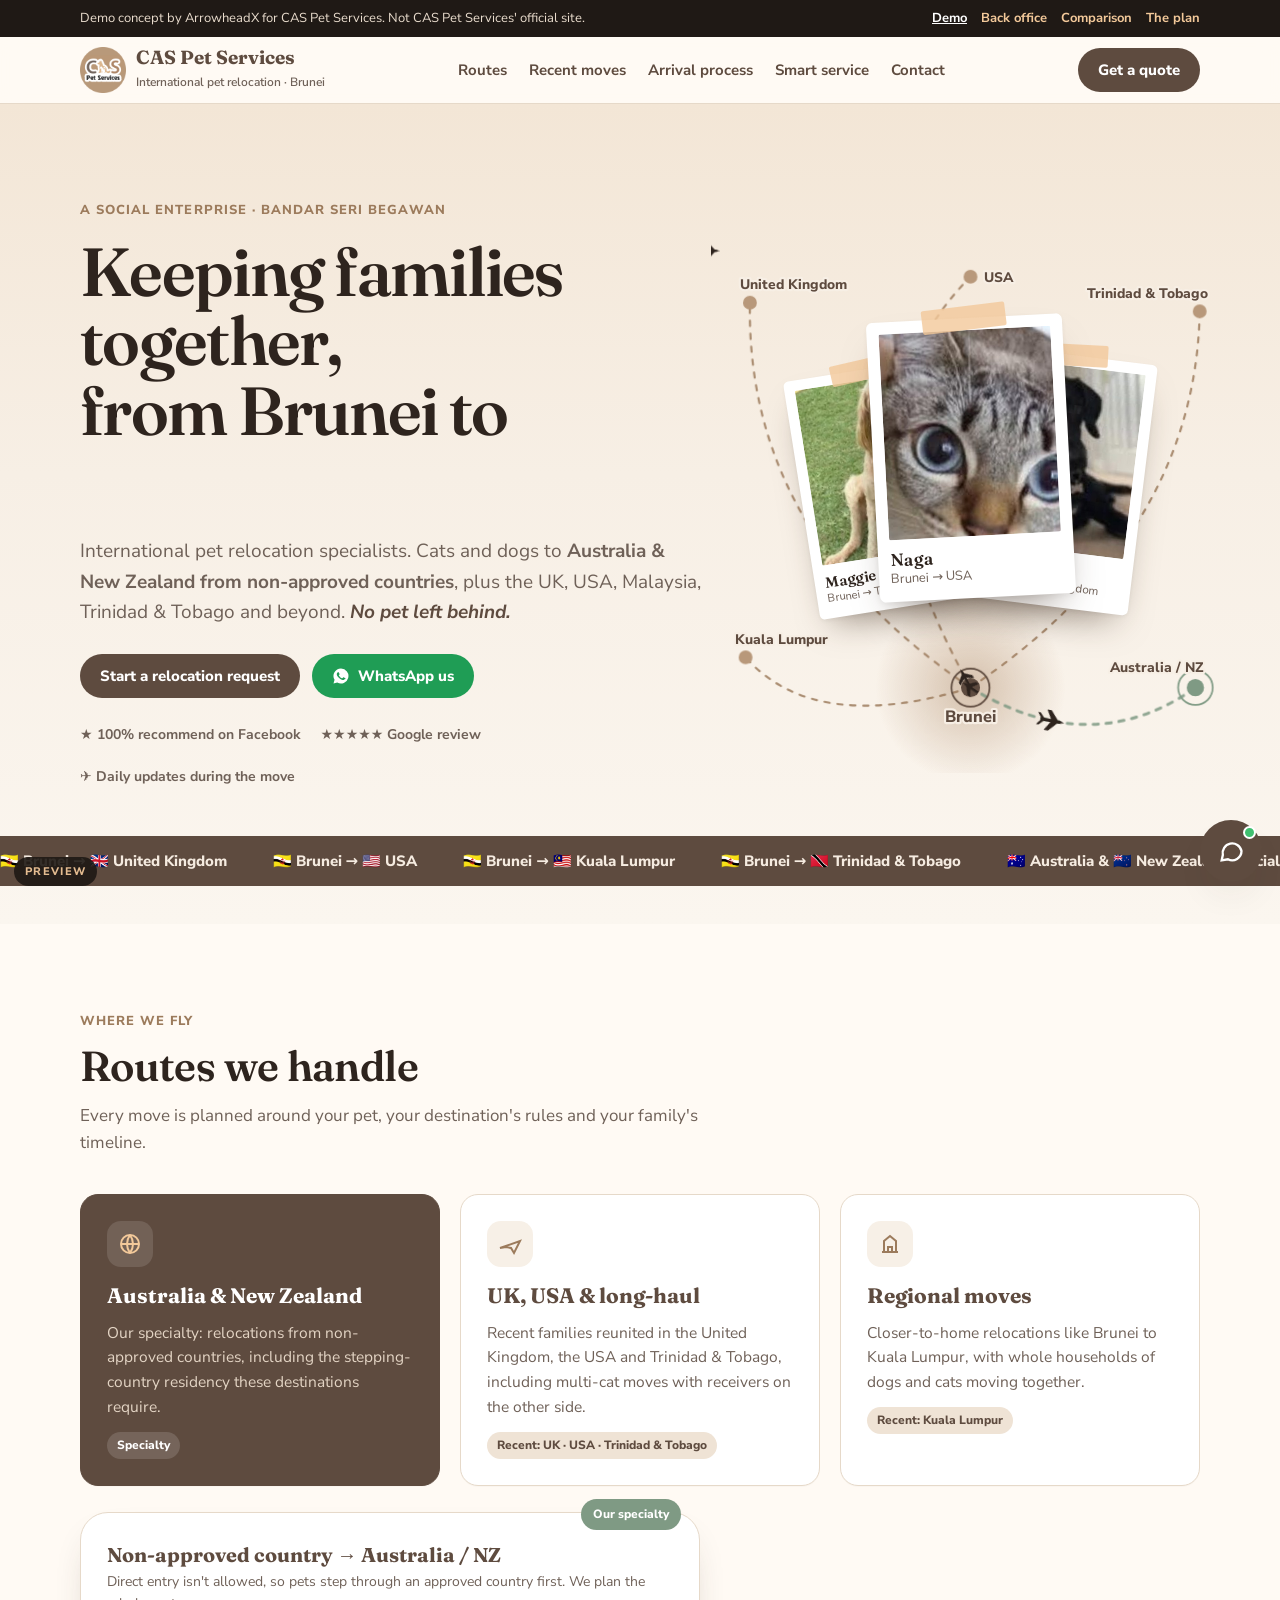
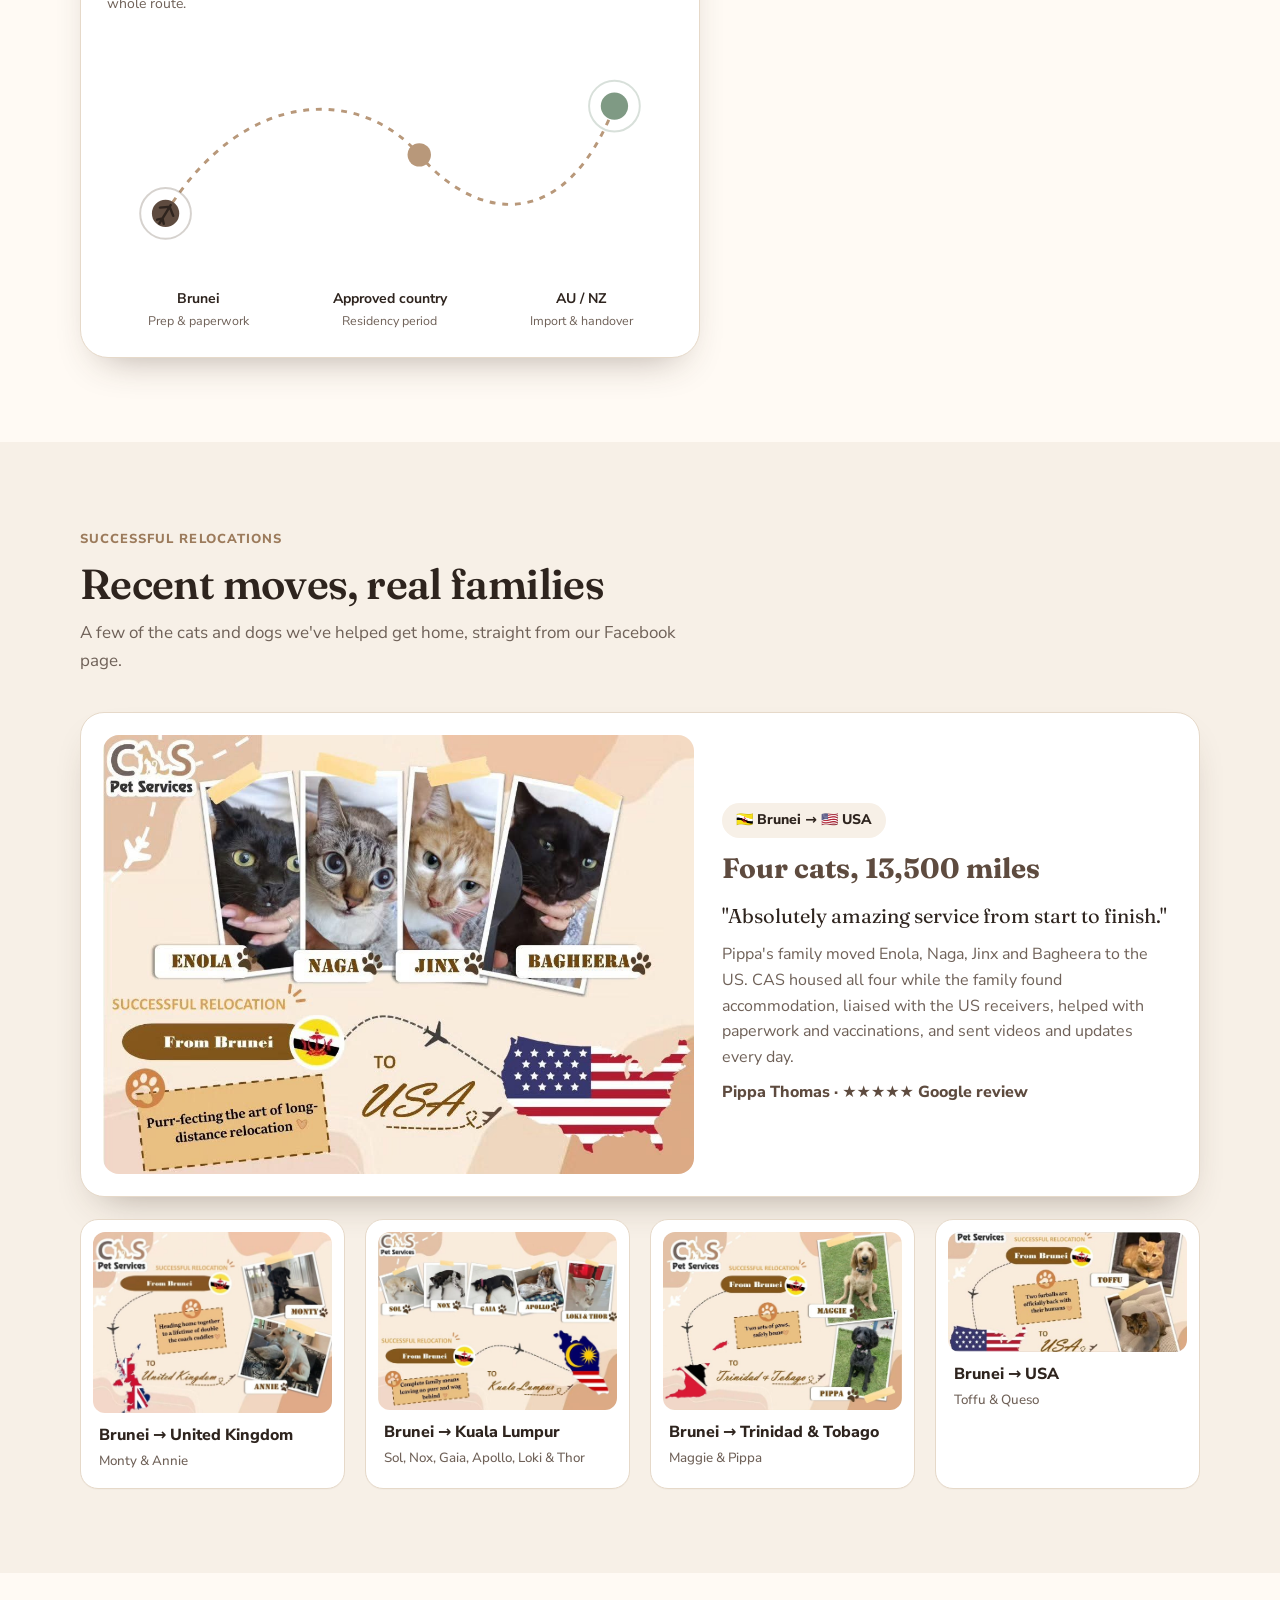
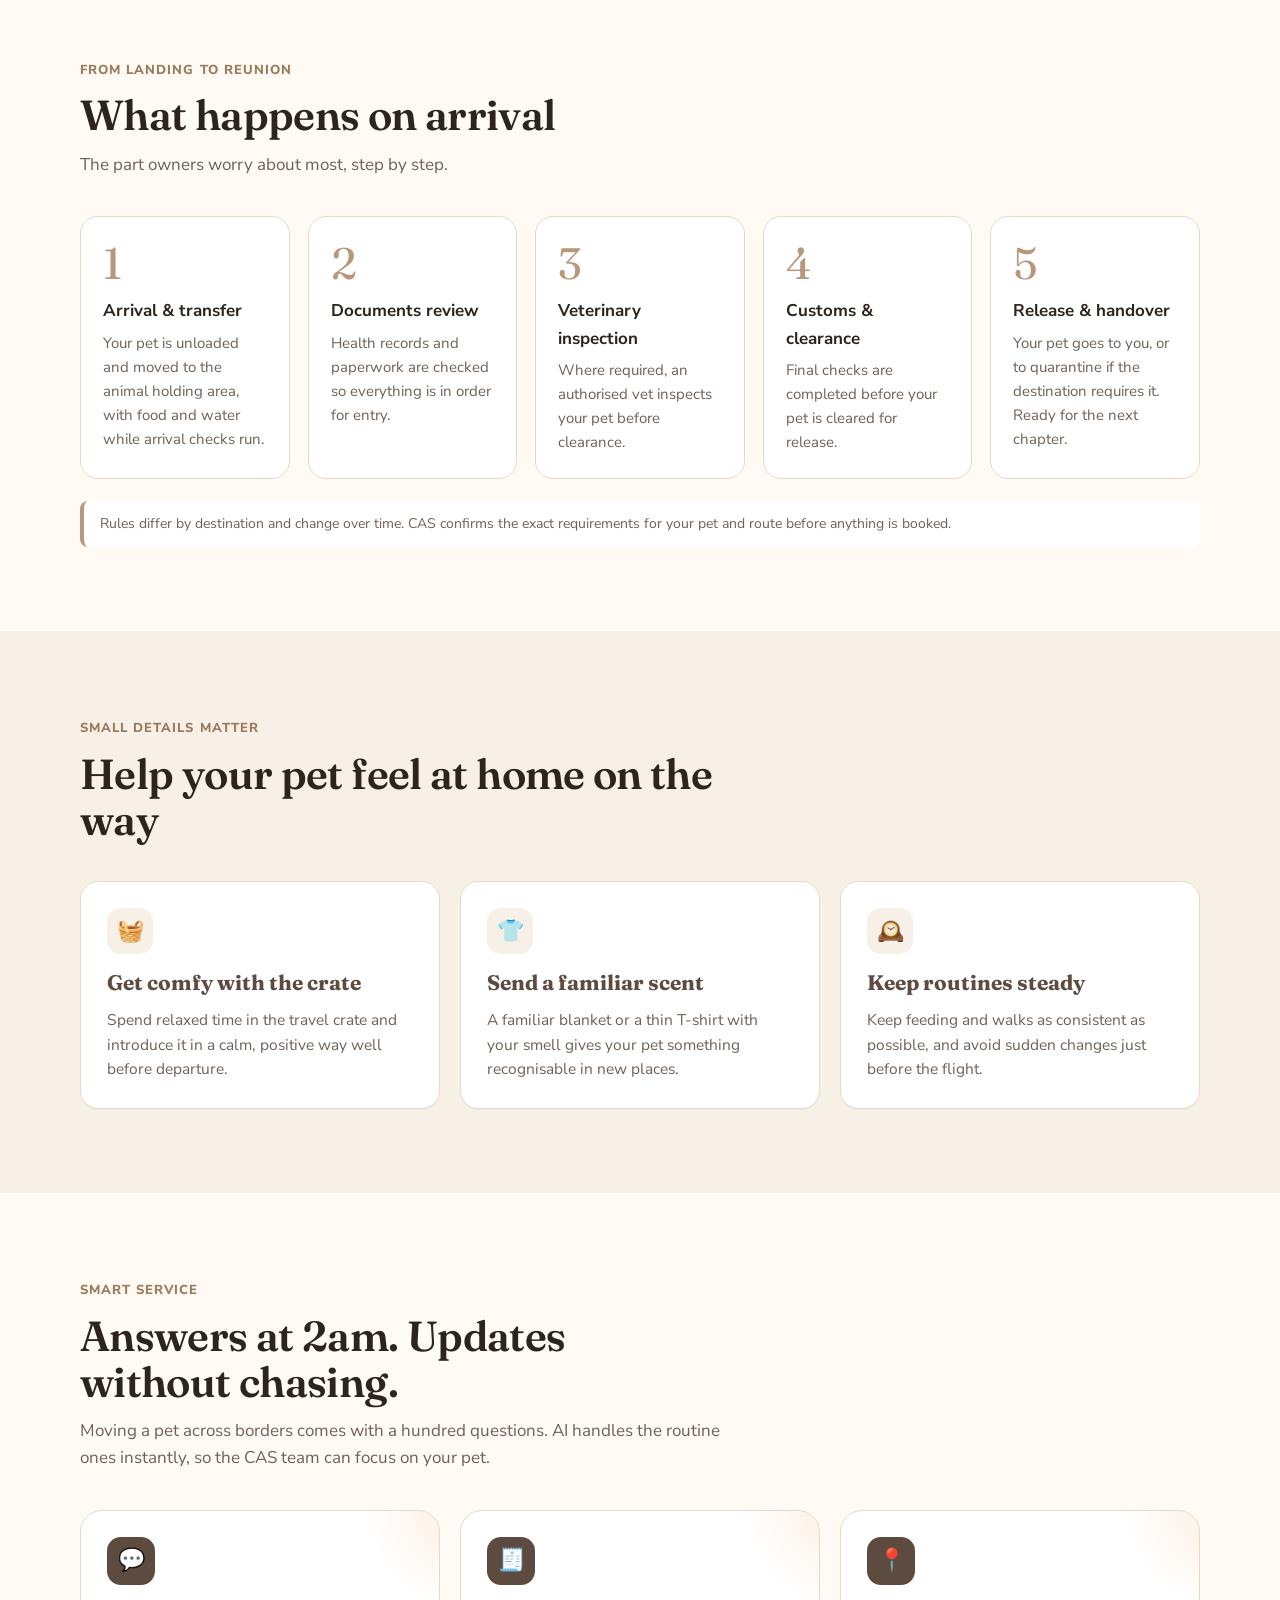
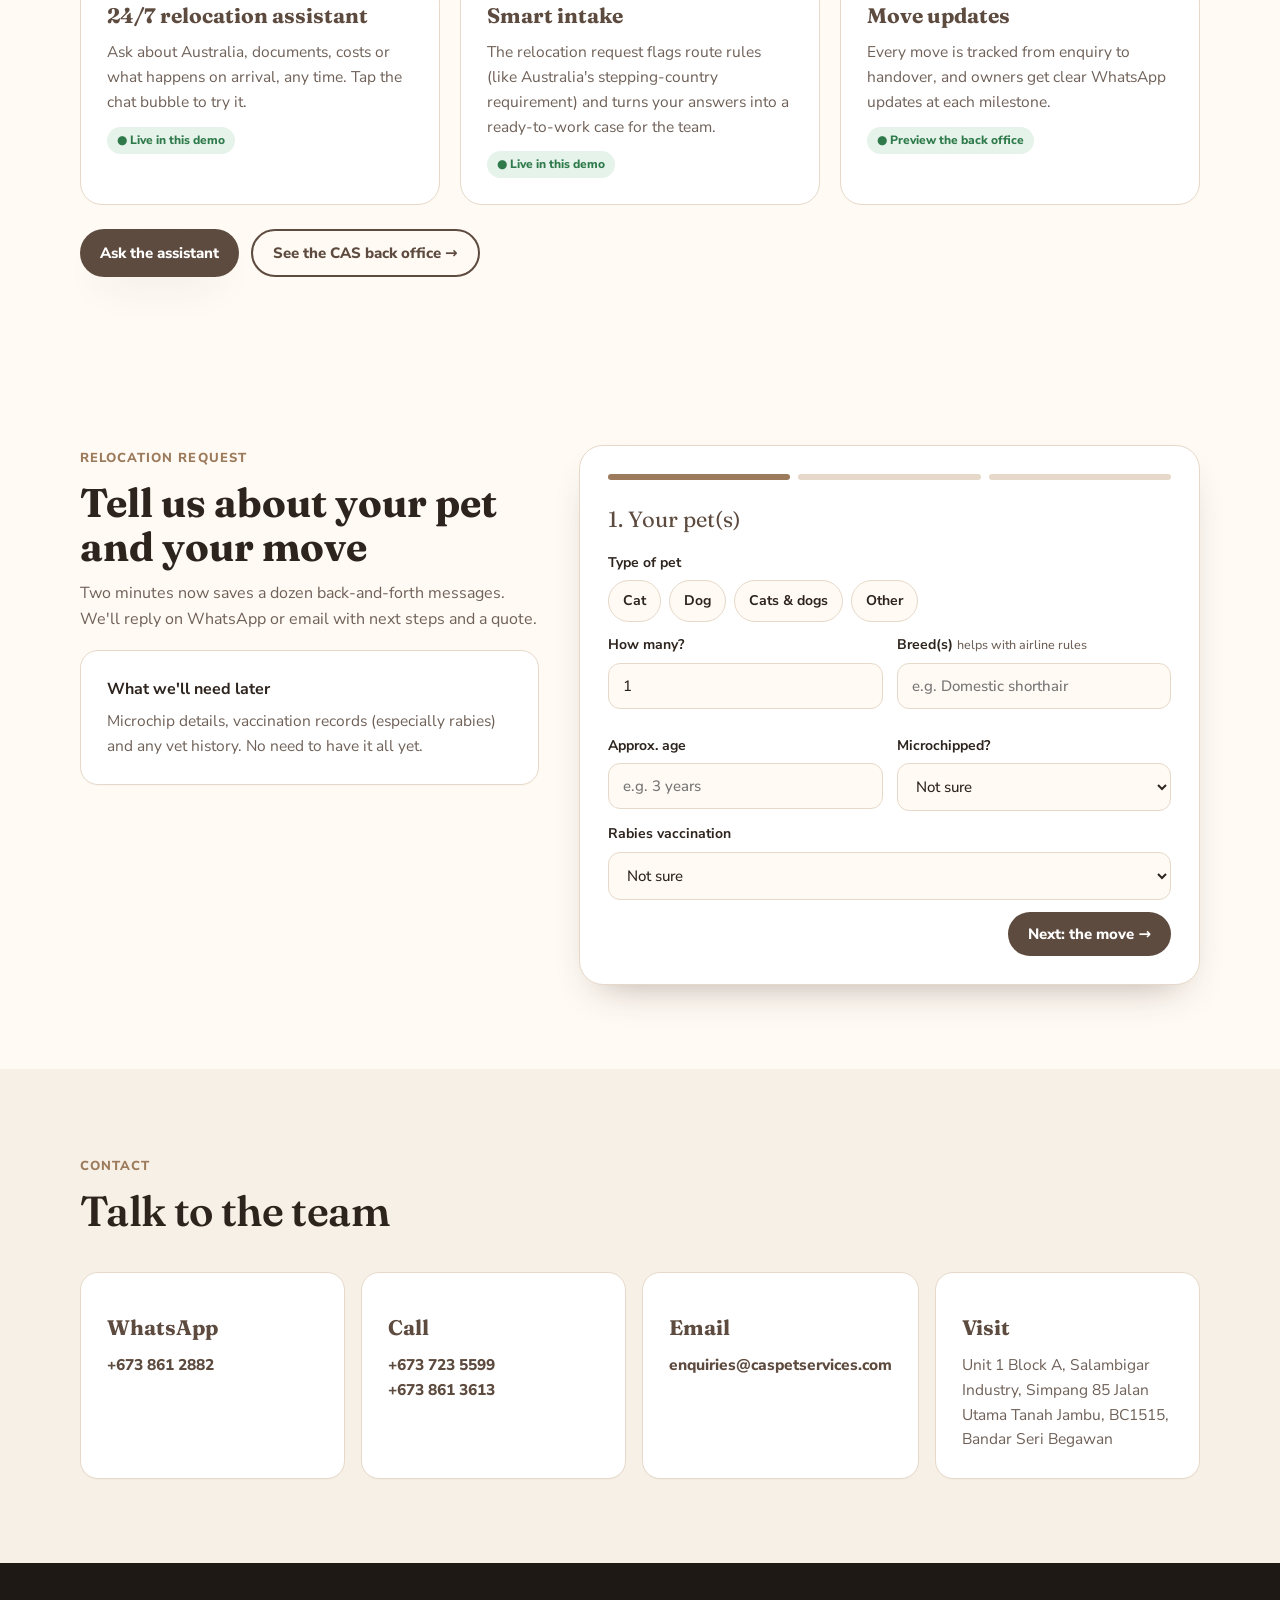
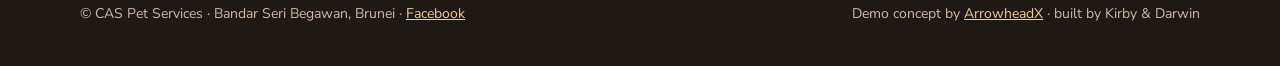
<file: index.html>
<!doctype html>
<html lang="en">
<head>
<meta charset="utf-8">
<meta name="viewport" content="width=device-width,initial-scale=1">
<meta name="robots" content="noindex, nofollow">
<title>CAS Pet Services — International Pet Relocation from Brunei (Demo)</title>
<meta name="description" content="Demo concept: International pet relocation from Brunei. Specialising in moves to Australia and New Zealand from non-approved countries.">
<link rel="icon" href="img/logo.png">
<link rel="preconnect" href="https://fonts.googleapis.com"><link rel="preconnect" href="https://fonts.gstatic.com" crossorigin>
<link href="https://fonts.googleapis.com/css2?family=Fraunces:ital,opsz,wght@0,9..144,500;0,9..144,600;1,9..144,500&family=Nunito+Sans:opsz,wght@6..12,400;6..12,500;6..12,700;6..12,800&display=swap" rel="stylesheet">
<link rel="stylesheet" href="styles.css">
</head>
<body>
<div class="demobar"><div class="wrap">
  <span>Demo concept by ArrowheadX for CAS Pet Services. Not CAS Pet Services' official site.</span>
  <nav><a href="/" aria-current="page">Demo</a><a href="/crm">Back office</a><a href="/compare">Comparison</a><a href="/pitch">The plan</a></nav>
</div></div>

<header class="site"><div class="wrap">
  <a class="brand" href="#top"><img src="img/logo.png" alt="CAS Pet Services logo"><span><b>CAS Pet Services</b><small>International pet relocation · Brunei</small></span></a>
  <nav class="mainnav" aria-label="Main"><a href="#routes">Routes</a><a href="#moves">Recent moves</a><a href="#arrival">Arrival process</a><a href="#smart">Smart service</a><a href="#contact">Contact</a></nav>
  <a class="btn btn-primary" href="#request">Get a quote</a>
</div></header>

<main id="top">
<section class="hero2" aria-label="Introduction">
  <div class="sky" aria-hidden="true">
    <span class="cloud c1"></span><span class="cloud c2"></span><span class="cloud c3"></span><span class="cloud c4"></span>
  </div>


  <div class="wrap hero2-grid">
    <div class="hero2-copy">
      <span class="eyebrow in1">A social enterprise · Bandar Seri Begawan</span>
      <h1 class="in2"><span class="l1">Keeping families together,</span>
        <span class="l2">from Brunei to <span class="rotator" aria-live="polite"><span class="word" id="destWord">Australia</span></span></span></h1>
      <p class="lead in3">International pet relocation specialists. Cats and dogs to <strong>Australia &amp; New Zealand from non-approved countries</strong>, plus the UK, USA, Malaysia, Trinidad &amp; Tobago and beyond. <em>No pet left behind.</em></p>
      <div class="ctas in4">
        <a class="btn btn-primary" href="#request">Start a relocation request</a>
        <a class="btn btn-wa" href="https://wa.me/6738612882?text=Hi%20CAS%20Pet%20Services%2C%20I%27d%20like%20to%20ask%20about%20relocating%20my%20pet." target="_blank" rel="noopener"><svg viewBox="0 0 24 24" fill="currentColor" aria-hidden="true"><path d="M12 2a10 10 0 0 0-8.6 15.1L2 22l5-1.3A10 10 0 1 0 12 2Zm5.3 14.1c-.2.6-1.3 1.2-1.8 1.2-.5.1-1 .2-3.3-.7-2.8-1.1-4.6-4-4.7-4.2-.1-.2-1.1-1.5-1.1-2.9s.7-2 1-2.3c.2-.3.5-.3.7-.3h.5c.2 0 .4 0 .6.5l.8 2c.1.2.1.4 0 .5l-.3.5-.4.4c-.1.2-.3.3-.1.6.2.3.8 1.3 1.7 2.1 1.2 1 2.1 1.3 2.4 1.5.3.1.5.1.6-.1l.9-1c.2-.3.4-.2.6-.1l1.9.9c.3.1.5.2.5.3.1.2.1.7-.1 1.3Z"/></svg>WhatsApp us</a>
      </div>
      <div class="facts in5"><span>★ 100% recommend on Facebook</span><span>★★★★★ Google review</span><span>✈ Daily updates during the move</span></div>
    </div>

    <div class="polaroids" id="polaroids" aria-label="Pets CAS has relocated">
  <svg class="flightmap" viewBox="0 0 600 560" preserveAspectRatio="xMidYMid meet" aria-hidden="true">
    <defs>
      <radialGradient id="glow"><stop offset="0" stop-color="#b8987a" stop-opacity=".55"/><stop offset="1" stop-color="#b8987a" stop-opacity="0"/></radialGradient>
      <path id="r-usa" d="M300 505 Q 130 200 300 30"/>
      <path id="r-tt" d="M300 505 Q 560 330 565 70"/>
      <path id="r-kl" d="M300 505 Q 120 560 40 470"/>
      <path id="r-uk" d="M300 505 Q 40 330 45 60"/>
      <path id="r-au" d="M300 505 Q 440 590 560 505"/>
    </defs>
    <circle cx="300" cy="505" r="110" fill="url(#glow)" class="hubglow"/>
    <g class="arcs" fill="none" stroke="#9c7b5c" stroke-width="2.5" stroke-linecap="round">
      <use href="#r-usa" class="arc a1"/><use href="#r-tt" class="arc a2"/><use href="#r-kl" class="arc a3"/><use href="#r-uk" class="arc a5"/><use href="#r-au" class="arc a4 hot"/>
    </g>
    <g class="pins">
      <g class="pin p0" transform="translate(300 505)"><circle r="11" fill="#5e4b3f"/><circle r="22" fill="none" stroke="#5e4b3f" stroke-width="2" class="ping"/><text x="0" y="40" text-anchor="middle" class="hub">Brunei</text></g>
      <g class="pin p1" transform="translate(300 30)"><circle r="8" fill="#b8987a"/><text x="16" y="6" text-anchor="start">USA</text></g>
      <g class="pin p2" transform="translate(565 70)"><circle r="8" fill="#b8987a"/><text x="10" y="-16" text-anchor="end">Trinidad &amp; Tobago</text></g>
      <g class="pin p3" transform="translate(40 470)"><circle r="8" fill="#b8987a"/><text x="-12" y="-16" text-anchor="start">Kuala Lumpur</text></g>
      <g class="pin p5" transform="translate(45 60)"><circle r="8" fill="#b8987a"/><text x="-12" y="-16" text-anchor="start">United Kingdom</text></g>
      <g class="pin p4" transform="translate(560 505)"><circle r="10" fill="#7f9a84"/><circle r="20" fill="none" stroke="#7f9a84" stroke-width="2" class="ping"/><text x="10" y="-18" text-anchor="end">Australia / NZ</text></g>
    </g>
    <g class="planes" fill="#2e241e">
      <g class="plane-g"><path d="M-14 -2 L8 -2 L14 0 L8 2 L-14 2 Z M-2 -2 L-8 -12 L-3 -12 L6 -2 Z M-2 2 L-8 12 L-3 12 L6 2 Z M-14 -2 L-18 -7 L-15 -7 L-10 -2 Z M-14 2 L-18 7 L-15 7 L-10 2 Z"/>
        <animateMotion dur="5.5s" repeatCount="indefinite" rotate="auto" keyPoints="0;1" keyTimes="0;1" calcMode="spline" keySplines=".45 0 .55 1"><mpath href="#r-au"/></animateMotion></g>
      <g class="plane-g small"><path d="M-14 -2 L8 -2 L14 0 L8 2 L-14 2 Z M-2 -2 L-8 -12 L-3 -12 L6 -2 Z M-2 2 L-8 12 L-3 12 L6 2 Z" transform="scale(.75)"/>
        <animateMotion dur="7s" begin="1.5s" repeatCount="indefinite" rotate="auto" calcMode="spline" keyPoints="0;1" keyTimes="0;1" keySplines=".45 0 .55 1"><mpath href="#r-usa"/></animateMotion></g>
      <g class="plane-g small"><path d="M-14 -2 L8 -2 L14 0 L8 2 L-14 2 Z M-2 -2 L-8 -12 L-3 -12 L6 -2 Z M-2 2 L-8 12 L-3 12 L6 2 Z" transform="scale(.75)"/>
        <animateMotion dur="6.5s" begin="2.2s" repeatCount="indefinite" rotate="auto" calcMode="spline" keyPoints="0;1" keyTimes="0;1" keySplines=".45 0 .55 1"><mpath href="#r-uk"/></animateMotion></g>
      <g class="plane-g small"><path d="M-14 -2 L8 -2 L14 0 L8 2 L-14 2 Z M-2 -2 L-8 -12 L-3 -12 L6 -2 Z M-2 2 L-8 12 L-3 12 L6 2 Z" transform="scale(.7)"/>
        <animateMotion dur="4.5s" begin="3s" repeatCount="indefinite" rotate="auto" calcMode="spline" keyPoints="0;1" keyTimes="0;1" keySplines=".45 0 .55 1"><mpath href="#r-kl"/></animateMotion></g>
    </g>
  </svg>
      <figure class="pol"><img src="img/pets/naga.jpg" alt="Naga the cat"><figcaption><b>Naga</b>Brunei → USA</figcaption><span class="tape"></span></figure>
      <figure class="pol"><img src="img/pets/monty.jpg" alt="Monty the dog"><figcaption><b>Monty</b>Brunei → United Kingdom</figcaption><span class="tape"></span></figure>
      <figure class="pol"><img src="img/pets/maggie.jpg" alt="Maggie the dog"><figcaption><b>Maggie</b>Brunei → Trinidad &amp; Tobago</figcaption><span class="tape"></span></figure>
      <figure class="pol"><img src="img/pets/lokithor.jpg" alt="Loki and Thor, two cats"><figcaption><b>Loki &amp; Thor</b>Brunei → Kuala Lumpur</figcaption><span class="tape"></span></figure>
      <figure class="pol"><img src="img/pets/annie.jpg" alt="Annie the dog"><figcaption><b>Annie</b>Brunei → United Kingdom</figcaption><span class="tape"></span></figure>
      <figure class="pol"><img src="img/pets/jinx.jpg" alt="Jinx the cat"><figcaption><b>Jinx</b>Brunei → USA</figcaption><span class="tape"></span></figure>
      <figure class="pol"><img src="img/pets/pippa.jpg" alt="Pippa the dog"><figcaption><b>Pippa</b>Brunei → Trinidad &amp; Tobago</figcaption><span class="tape"></span></figure>
      <figure class="pol"><img src="img/pets/apollo.jpg" alt="Apollo the dog"><figcaption><b>Apollo</b>Brunei → Kuala Lumpur</figcaption><span class="tape"></span></figure>
    </div>
  </div>

  <div class="ticker" aria-hidden="true"><div class="track">
    <span>🇧🇳 Brunei → 🇬🇧 United Kingdom</span><span>🇧🇳 Brunei → 🇺🇸 USA</span><span>🇧🇳 Brunei → 🇲🇾 Kuala Lumpur</span><span>🇧🇳 Brunei → 🇹🇹 Trinidad &amp; Tobago</span><span>🇦🇺 Australia &amp; 🇳🇿 New Zealand specialists</span><span>Familiar blanket packed 🧺</span><span>Daily videos &amp; updates 📹</span>
    <span>🇧🇳 Brunei → 🇬🇧 United Kingdom</span><span>🇧🇳 Brunei → 🇺🇸 USA</span><span>🇧🇳 Brunei → 🇲🇾 Kuala Lumpur</span><span>🇧🇳 Brunei → 🇹🇹 Trinidad &amp; Tobago</span><span>🇦🇺 Australia &amp; 🇳🇿 New Zealand specialists</span><span>Familiar blanket packed 🧺</span><span>Daily videos &amp; updates 📹</span>
  </div></div>
</section>

<section id="routes"><div class="wrap">
  <div class="sec-head reveal"><span class="eyebrow">Where we fly</span><h2>Routes we handle</h2><p>Every move is planned around your pet, your destination's rules and your family's timeline.</p></div>
  <div class="cards">
    <article class="card feature reveal"><div class="ico"><svg viewBox="0 0 24 24" fill="none" stroke="currentColor" stroke-width="2"><path d="M3 12h18M12 3a15 15 0 0 1 0 18M12 3a15 15 0 0 0 0 18"/><circle cx="12" cy="12" r="9"/></svg></div>
      <h3>Australia &amp; New Zealand</h3><p>Our specialty: relocations from non-approved countries, including the stepping-country residency these destinations require.</p><span class="tag">Specialty</span></article>
    <article class="card reveal"><div class="ico"><svg viewBox="0 0 24 24" fill="none" stroke="currentColor" stroke-width="2"><path d="M2 16l20-7-6 12-3-5-5-1z"/></svg></div>
      <h3>UK, USA &amp; long-haul</h3><p>Recent families reunited in the United Kingdom, the USA and Trinidad &amp; Tobago, including multi-cat moves with receivers on the other side.</p><span class="tag">Recent: UK · USA · Trinidad &amp; Tobago</span></article>
    <article class="card reveal"><div class="ico"><svg viewBox="0 0 24 24" fill="none" stroke="currentColor" stroke-width="2"><path d="M4 20h16M6 20V9l6-5 6 5v11"/><path d="M10 20v-5h4v5"/></svg></div>
      <h3>Regional moves</h3><p>Closer-to-home relocations like Brunei to Kuala Lumpur, with whole households of dogs and cats moving together.</p><span class="tag">Recent: Kuala Lumpur</span></article>
  </div>
  <div class="routewrap"><div class="routecard reveal">
    <span class="badge">Our specialty</span>
    <h3>Non-approved country → Australia / NZ</h3>
    <p class="sub">Direct entry isn't allowed, so pets step through an approved country first. We plan the whole route.</p>
    <svg class="routesvg" viewBox="0 0 580 250" role="img" aria-label="Route from Brunei through an approved stepping country to Australia or New Zealand">
      <path class="dash" d="M60 190 C 140 60, 260 60, 320 130 S 470 210, 520 80" fill="none" stroke="#b8987a" stroke-width="3"/>
      <circle cx="60" cy="190" r="14" fill="#5e4b3f"/><circle cx="60" cy="190" r="26" fill="none" stroke="#5e4b3f" stroke-opacity=".25" stroke-width="2"/>
      <circle cx="320" cy="130" r="12" fill="#b8987a"/>
      <circle cx="520" cy="80" r="14" fill="#7f9a84"/><circle cx="520" cy="80" r="26" fill="none" stroke="#7f9a84" stroke-opacity=".3" stroke-width="2"/>
      <g class="plane"><path d="M-12 0 L10 0 M2 -8 L8 0 L2 8 M-10 -4 L-6 0 L-10 4" stroke="#2e241e" stroke-width="2.5" fill="none" stroke-linecap="round"/></g>
    </svg>
    <div class="legend"><div><b>Brunei</b>Prep &amp; paperwork</div><div><b>Approved country</b>Residency period</div><div><b>AU / NZ</b>Import &amp; handover</div></div>
  </div></div>
</div></section>

<section id="moves" class="alt"><div class="wrap">
  <div class="sec-head reveal"><span class="eyebrow">Successful relocations</span><h2>Recent moves, real families</h2><p>A few of the cats and dogs we've helped get home, straight from our Facebook page.</p></div>
  <div class="story reveal">
    <div><img class="zoomable" tabindex="0" role="button" data-cap="Brunei → USA · Enola, Naga, Jinx &amp; Bagheera" src="img/move-usa-4cats.jpg" alt="Enola, Naga, Jinx and Bagheera, four cats relocated from Brunei to the USA" style="border-radius:16px"></div>
    <div>
      <span class="route-pill">🇧🇳 Brunei → 🇺🇸 USA</span>
      <h3>Four cats, 13,500 miles</h3>
      <blockquote style="font-family:var(--serif);font-size:20px;line-height:1.4;color:var(--ink);margin:12px 0">"Absolutely amazing service from start to finish."</blockquote>
      <p>Pippa's family moved Enola, Naga, Jinx and Bagheera to the US. CAS housed all four while the family found accommodation, liaised with the US receivers, helped with paperwork and vaccinations, and sent videos and updates every day.</p>
      <p style="margin-top:10px;font-weight:800;color:var(--brown)">Pippa Thomas · ★★★★★ Google review</p>
    </div>
  </div>
  <div class="cards four" style="margin-top:22px">
    <figure class="card reveal" style="padding:12px"><img class="zoomable" tabindex="0" role="button" data-cap="Brunei → United Kingdom · Monty &amp; Annie" src="img/move-uk.jpg" alt="Monty and Annie relocated from Brunei to the United Kingdom" style="border-radius:12px"><figcaption style="padding:10px 6px 2px;font-weight:800">Brunei → United Kingdom<br><small style="font-weight:500;color:var(--muted)">Monty &amp; Annie</small></figcaption></figure>
    <figure class="card reveal" style="padding:12px"><img class="zoomable" tabindex="0" role="button" data-cap="Brunei → Kuala Lumpur · Sol, Nox, Gaia, Apollo, Loki &amp; Thor" src="img/move-kl.jpg" alt="Sol, Nox, Gaia, Apollo, Loki and Thor relocated from Brunei to Kuala Lumpur" style="border-radius:12px"><figcaption style="padding:10px 6px 2px;font-weight:800">Brunei → Kuala Lumpur<br><small style="font-weight:500;color:var(--muted)">Sol, Nox, Gaia, Apollo, Loki &amp; Thor</small></figcaption></figure>
    <figure class="card reveal" style="padding:12px"><img class="zoomable" tabindex="0" role="button" data-cap="Brunei → Trinidad &amp; Tobago · Maggie &amp; Pippa" src="img/move-tt.jpg" alt="Maggie and Pippa relocated from Brunei to Trinidad and Tobago" style="border-radius:12px"><figcaption style="padding:10px 6px 2px;font-weight:800">Brunei → Trinidad &amp; Tobago<br><small style="font-weight:500;color:var(--muted)">Maggie &amp; Pippa</small></figcaption></figure>
    <figure class="card reveal" style="padding:12px"><img class="zoomable" tabindex="0" role="button" data-cap="Brunei → USA · Toffu &amp; Queso" src="img/move-usa.jpg" alt="Toffu and friend relocated from Brunei to the USA" style="border-radius:12px"><figcaption style="padding:10px 6px 2px;font-weight:800">Brunei → USA<br><small style="font-weight:500;color:var(--muted)">Toffu &amp; Queso</small></figcaption></figure>
  </div>
</div></section>

<section id="arrival"><div class="wrap">
  <div class="sec-head reveal"><span class="eyebrow">From landing to reunion</span><h2>What happens on arrival</h2><p>The part owners worry about most, step by step.</p></div>
  <div class="steps five">
    <div class="step reveal"><h3>Arrival &amp; transfer</h3><p>Your pet is unloaded and moved to the animal holding area, with food and water while arrival checks run.</p></div>
    <div class="step reveal"><h3>Documents review</h3><p>Health records and paperwork are checked so everything is in order for entry.</p></div>
    <div class="step reveal"><h3>Veterinary inspection</h3><p>Where required, an authorised vet inspects your pet before clearance.</p></div>
    <div class="step reveal"><h3>Customs &amp; clearance</h3><p>Final checks are completed before your pet is cleared for release.</p></div>
    <div class="step reveal"><h3>Release &amp; handover</h3><p>Your pet goes to you, or to quarantine if the destination requires it. Ready for the next chapter.</p></div>
  </div>
  <p class="note">Rules differ by destination and change over time. CAS confirms the exact requirements for your pet and route before anything is booked.</p>
</div></section>

<section id="prepare" class="alt"><div class="wrap">
  <div class="sec-head reveal"><span class="eyebrow">Small details matter</span><h2>Help your pet feel at home on the way</h2></div>
  <div class="cards">
    <article class="card reveal"><div class="ico">🧺</div><h3>Get comfy with the crate</h3><p>Spend relaxed time in the travel crate and introduce it in a calm, positive way well before departure.</p></article>
    <article class="card reveal"><div class="ico">👕</div><h3>Send a familiar scent</h3><p>A familiar blanket or a thin T-shirt with your smell gives your pet something recognisable in new places.</p></article>
    <article class="card reveal"><div class="ico">🕰️</div><h3>Keep routines steady</h3><p>Keep feeding and walks as consistent as possible, and avoid sudden changes just before the flight.</p></article>
  </div>
</div></section>

<section id="smart"><div class="wrap">
  <div class="sec-head reveal"><span class="eyebrow">Smart service</span><h2>Answers at 2am. Updates without chasing.</h2><p>Moving a pet across borders comes with a hundred questions. AI handles the routine ones instantly, so the CAS team can focus on your pet.</p></div>
  <div class="ai-grid">
    <article class="ai-card reveal"><div class="ai-ico">💬</div><h3>24/7 relocation assistant</h3><p>Ask about Australia, documents, costs or what happens on arrival, any time. Tap the chat bubble to try it.</p><span class="ai-badge">● Live in this demo</span></article>
    <article class="ai-card reveal"><div class="ai-ico">🧾</div><h3>Smart intake</h3><p>The relocation request flags route rules (like Australia's stepping-country requirement) and turns your answers into a ready-to-work case for the team.</p><span class="ai-badge">● Live in this demo</span></article>
    <article class="ai-card reveal"><div class="ai-ico">📍</div><h3>Move updates</h3><p>Every move is tracked from enquiry to handover, and owners get clear WhatsApp updates at each milestone.</p><span class="ai-badge">● Preview the back office</span></article>
  </div>
  <div class="ai-cta reveal"><button class="btn btn-primary" type="button" id="openChatBtn">Ask the assistant</button><a class="btn btn-ghost" href="/crm">See the CAS back office →</a></div>
</div></section>

<section id="request"><div class="wrap formwrap">
  <div class="formside reveal">
    <span class="eyebrow">Relocation request</span>
    <h2 style="font-family:var(--serif);font-size:clamp(28px,3.6vw,40px);line-height:1.1;margin:10px 0 12px">Tell us about your pet and your move</h2>
    <p style="color:var(--muted)">Two minutes now saves a dozen back-and-forth messages. We'll reply on WhatsApp or email with next steps and a quote.</p>
    <div class="card"><b>What we'll need later</b><p style="margin-top:6px">Microchip details, vaccination records (especially rabies) and any vet history. No need to have it all yet.</p></div>
  </div>
  <form class="req reveal" id="reqForm" novalidate>
    <div class="progress" aria-hidden="true"><span class="on"></span><span></span><span></span></div>
    <fieldset class="active" data-step="1">
      <legend>1. Your pet(s)</legend>
      <label>Type of pet<div class="chips">
        <label><input type="radio" name="type" value="Cat" required><span>Cat</span></label>
        <label><input type="radio" name="type" value="Dog"><span>Dog</span></label>
        <label><input type="radio" name="type" value="Cats & dogs"><span>Cats &amp; dogs</span></label>
        <label><input type="radio" name="type" value="Other"><span>Other</span></label></div></label>
      <div class="grid2">
        <label>How many?<input type="number" name="count" min="1" value="1"></label>
        <label>Breed(s) <span class="hint">helps with airline rules</span><input name="breed" placeholder="e.g. Domestic shorthair"></label>
        <label>Approx. age<input name="age" placeholder="e.g. 3 years"></label>
        <label>Microchipped?<select name="chip"><option>Not sure</option><option>Yes</option><option>No</option></select></label>
      </div>
      <label>Rabies vaccination<select name="rabies"><option>Not sure</option><option>Yes, up to date</option><option>Not yet</option></select></label>
      <div class="formnav"><span></span><button type="button" class="btn btn-primary" data-next>Next: the move →</button></div>
    </fieldset>
    <fieldset data-step="2">
      <legend>2. The move</legend>
      <div class="grid2">
        <label>Moving from<input name="from" value="Brunei" required></label>
        <label>Moving to<select name="to" id="toSel" required><option value="">Choose…</option><option>Australia</option><option>New Zealand</option><option>USA</option><option>Malaysia</option><option>United Kingdom</option><option>Singapore</option><option>Other</option></select></label>
      </div>
      <div class="callout" id="auCallout">Heads up: Australia and New Zealand don't accept pets directly from non-approved countries. Pets usually spend a residency period in an approved country first, so planning early matters. This is exactly what we specialise in.</div>
      <div class="grid2">
        <label>Target move date<input type="month" name="date"></label>
        <label>Are you travelling…<select name="travel"><option>Separately from my pet</option><option>On the same flight</option><option>Not decided</option></select></label>
      </div>
      <label>Need boarding while you settle in?<select name="board"><option>Not sure</option><option>Yes</option><option>No</option></select></label>
      <div class="formnav"><button type="button" class="btn btn-ghost" data-prev>← Back</button><button type="button" class="btn btn-primary" data-next>Next: contact →</button></div>
    </fieldset>
    <fieldset data-step="3">
      <legend>3. How we reach you</legend>
      <div class="grid2">
        <label>Your name<input name="name" required autocomplete="name"></label>
        <label>WhatsApp number<input name="phone" type="tel" required autocomplete="tel" placeholder="+673 …"></label>
      </div>
      <label>Email <span class="hint">optional</span><input name="email" type="email" autocomplete="email"></label>
      <label>Anything else? <span class="hint">pet's temperament, medical needs, questions</span><textarea name="notes" rows="3"></textarea></label>
      <div class="formnav"><button type="button" class="btn btn-ghost" data-prev>← Back</button><button type="submit" class="btn btn-primary">Review my request</button></div>
    </fieldset>
    <div class="summary" id="summary" aria-live="polite">
      <legend style="font-family:var(--serif);font-size:22px;color:var(--brown)">Ready to send 🐾</legend>
      <p style="color:var(--muted);margin-top:6px">In the live site this goes straight to the CAS team. For this demo, send it yourself:</p>
      <pre id="sumText"></pre>
      <div class="row"><a class="btn btn-wa" id="sendWa" target="_blank" rel="noopener">Send on WhatsApp</a><a class="btn btn-ghost" id="sendMail">Send by email</a><button type="button" class="btn btn-ghost" id="editReq">Edit</button></div>
    </div>
  </form>
</div></section>

<section id="contact" class="alt"><div class="wrap">
  <div class="sec-head reveal"><span class="eyebrow">Contact</span><h2>Talk to the team</h2></div>
  <div class="contact">
    <div class="card reveal"><h3>WhatsApp</h3><p><a href="https://wa.me/6738612882" target="_blank" rel="noopener">+673 861 2882</a></p></div>
    <div class="card reveal"><h3>Call</h3><p><a href="tel:+6737235599">+673 723 5599</a><br><a href="tel:+6738613613">+673 861 3613</a></p></div>
    <div class="card reveal"><h3>Email</h3><p><a href="mailto:enquiries@caspetservices.com">enquiries@caspetservices.com</a></p></div>
    <div class="card reveal"><h3>Visit</h3><p>Unit 1 Block A, Salambigar Industry, Simpang 85 Jalan Utama Tanah Jambu, BC1515, Bandar Seri Begawan</p></div>
  </div>
</div></section>
</main>

<footer><div class="wrap">
  <span>© CAS Pet Services · Bandar Seri Begawan, Brunei · <a href="https://www.facebook.com/caspetservices/" target="_blank" rel="noopener">Facebook</a></span>
  <span>Demo concept by <a href="mailto:hello@arrowheadx.ai">ArrowheadX</a> · built by Kirby &amp; Darwin</span>
</div></footer>

<div class="lb" id="lb" role="dialog" aria-modal="true" aria-label="Relocation story" hidden>
  <div class="lb-scrim"></div>
  <figure class="lb-stage"><img class="lb-img" alt=""><figcaption class="lb-cap"></figcaption></figure>
  <button class="lb-btn lb-close" aria-label="Close">×</button>
  <button class="lb-btn lb-prev" aria-label="Previous move">‹</button>
  <button class="lb-btn lb-next" aria-label="Next move">›</button>
</div>
<span class="preview">Preview</span>

<button class="chat-fab" id="chatFab" aria-label="Open chat" aria-expanded="false"><svg viewBox="0 0 24 24" fill="none" stroke="currentColor" stroke-width="2"><path d="M21 12a8 8 0 0 1-11.6 7.1L4 20l1-4.6A8 8 0 1 1 21 12Z"/></svg><span class="dot"></span></button>
<div class="chat" id="chat" role="dialog" aria-label="CAS Pet Services chat">
  <div class="chat-head"><img src="img/logo.png" alt=""><div><b>CAS Pet Services</b><small>AI assistant · answers anytime</small></div><button id="chatClose" aria-label="Close chat">×</button></div>
  <div class="chat-body" id="chatBody"></div>
  <form id="chatForm"><label class="sr" for="chatIn">Message</label><input id="chatIn" placeholder="Ask about Australia, costs, documents…" autocomplete="off"><button>Send</button></form>
</div>
<script src="app.js"></script>
</body>
</html>
</file>
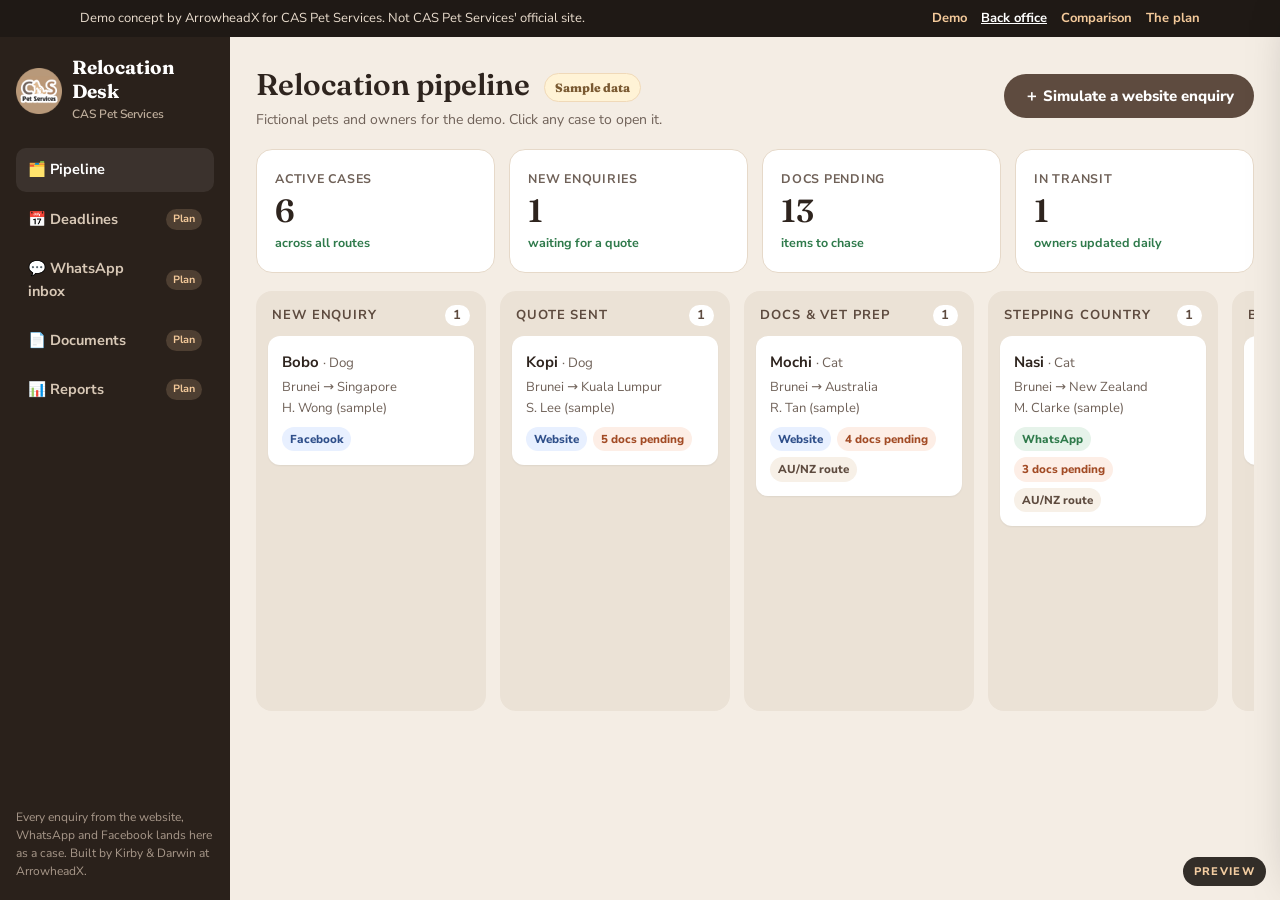
<file: crm/index.html>
<!doctype html>
<html lang="en">
<head>
<meta charset="utf-8">
<meta name="viewport" content="width=device-width,initial-scale=1">
<meta name="robots" content="noindex, nofollow">
<title>CAS Relocation Desk — Back office (Demo)</title>
<link rel="icon" href="/img/logo.png">
<link rel="preconnect" href="https://fonts.googleapis.com"><link rel="preconnect" href="https://fonts.gstatic.com" crossorigin>
<link href="https://fonts.googleapis.com/css2?family=Fraunces:opsz,wght@9..144,500;9..144,600&family=Nunito+Sans:opsz,wght@6..12,400;6..12,500;6..12,700;6..12,800&display=swap" rel="stylesheet">
<link rel="stylesheet" href="/styles.css">
<style>
body{background:#f4ede4}
.app{display:grid;grid-template-columns:230px 1fr;min-height:calc(100vh - 37px)}
.side{background:#2a211b;color:#e9dccd;padding:20px 16px;display:flex;flex-direction:column;gap:6px}
.side .brand{margin-bottom:18px}.side .brand b{color:#fff}.side .brand small{color:#bfae9c}
.side a{display:flex;gap:10px;align-items:center;padding:10px 12px;border-radius:10px;text-decoration:none;font-weight:700;font-size:14.5px;color:#d8c8b6}
.side a.on,.side a:hover{background:rgba(255,255,255,.08);color:#fff}
.side .soon{margin-left:auto;font-size:10.5px;background:rgba(243,201,154,.18);color:#f3c99a;padding:2px 7px;border-radius:999px}
.side .foot{margin-top:auto;font-size:12px;color:#a8988a;line-height:1.5}
.main{padding:24px 26px;overflow:hidden}
.top{display:flex;justify-content:space-between;align-items:center;gap:16px;flex-wrap:wrap;margin-bottom:18px}
.top h1{font-family:var(--serif);font-size:30px;font-weight:600}
.top p{color:var(--muted);font-size:14px}
.sample{display:inline-block;background:#fff3d6;color:#7a5a32;border:1px solid #f0d9b8;font-size:12px;font-weight:800;padding:4px 10px;border-radius:999px;margin-left:8px;vertical-align:middle}
.kpis{display:grid;grid-template-columns:repeat(4,1fr);gap:14px;margin-bottom:18px}
.kpi{background:#fff;border:1px solid var(--line);border-radius:16px;padding:16px 18px}
.kpi small{color:var(--muted);font-weight:700;font-size:12.5px;text-transform:uppercase;letter-spacing:.06em}
.kpi b{display:block;font-family:var(--serif);font-size:32px;color:var(--ink);font-weight:600;line-height:1.2}
.kpi span{font-size:12.5px;color:#2f7a4b;font-weight:700}
.board{display:grid;grid-auto-flow:column;grid-auto-columns:minmax(230px,1fr);gap:14px;overflow-x:auto;padding-bottom:12px}
.col{background:#ebe2d6;border-radius:16px;padding:12px;min-height:420px}
.col h3{font-size:13px;text-transform:uppercase;letter-spacing:.07em;color:var(--brown);display:flex;justify-content:space-between;margin:2px 4px 10px}
.col h3 i{font-style:normal;background:#fff;border-radius:999px;padding:0 8px}
.case{background:#fff;border-radius:12px;padding:12px;margin-bottom:10px;box-shadow:0 1px 2px rgba(0,0,0,.06);cursor:pointer;border:2px solid transparent;transition:transform .15s,border-color .15s}
.case:hover{transform:translateY(-2px);border-color:var(--tan)}
.case.new{animation:newcase 1.6s ease}
@keyframes newcase{0%{background:#fff3d6;transform:scale(.95)}60%{background:#fff3d6}100%{background:#fff}}
.case b{font-size:15px}.case .r{font-size:13px;color:var(--muted);margin:2px 0 8px}
.chips2{display:flex;gap:6px;flex-wrap:wrap}
.chip{font-size:11.5px;font-weight:800;padding:3px 8px;border-radius:999px;background:var(--cream);color:var(--brown)}
.chip.src{background:#e8f0ff;color:#2f4f8a}.chip.wa{background:#e6f3ea;color:#2f7a4b}.chip.warn{background:#fdeee6;color:#a24b25}
.drawer{position:fixed;top:0;right:0;height:100%;width:min(520px,100%);background:#fff;z-index:80;box-shadow:-20px 0 50px -20px rgba(0,0,0,.4);transform:translateX(105%);transition:transform .35s cubic-bezier(.2,.8,.2,1);display:flex;flex-direction:column}
.drawer.open{transform:none}
.dh{padding:20px 22px;border-bottom:1px solid var(--line);display:flex;gap:12px;align-items:flex-start}
.dh h2{font-family:var(--serif);font-size:24px;font-weight:600}
.dh p{color:var(--muted);font-size:14px}
.dh button{margin-left:auto;border:0;background:var(--cream);width:34px;height:34px;border-radius:50%;font-size:20px;cursor:pointer}
.db{padding:18px 22px;overflow-y:auto;flex:1}
.db h4{font-size:12.5px;text-transform:uppercase;letter-spacing:.07em;color:var(--tan-d);margin:18px 0 8px}
.stages{display:flex;gap:4px}
.stages span{flex:1;height:6px;border-radius:4px;background:var(--line)}
.stages span.on{background:var(--brown)}
.docs li{list-style:none;display:flex;gap:10px;align-items:center;padding:8px 0;border-bottom:1px dashed var(--line);font-size:14.5px}
.docs li em{margin-left:auto;font-style:normal;font-size:12px;font-weight:800}
.ok{color:#2f7a4b}.pend{color:#a24b25}
.aibox{background:linear-gradient(135deg,#fbf3e7,#fff);border:1px solid #f0d9b8;border-radius:14px;padding:14px;margin-top:6px}
.aibox .lbl{font-size:12px;font-weight:800;color:#7a5a32;display:flex;gap:6px;align-items:center}
.aibox pre{white-space:pre-wrap;font:500 14px/1.5 var(--sans);margin:10px 0}
.aibox .typing::after{content:"▋";animation:blink 1s steps(1) infinite}
@keyframes blink{50%{opacity:0}}
.row2{display:flex;gap:8px;flex-wrap:wrap;margin-top:8px}
.btn.sm{padding:9px 14px;font-size:13.5px}
.log li{list-style:none;font-size:13.5px;padding:6px 0 6px 16px;border-left:2px solid var(--line);position:relative;color:var(--muted)}
.log li::before{content:"";position:absolute;left:-5px;top:11px;width:8px;height:8px;border-radius:50%;background:var(--tan)}
.log li b{color:var(--ink)}
.scrim{position:fixed;inset:0;background:rgba(30,20,14,.35);z-index:79;opacity:0;pointer-events:none;transition:.3s}
.scrim.open{opacity:1;pointer-events:auto}
.toast{position:fixed;left:50%;bottom:24px;transform:translate(-50%,120px);background:#2a211b;color:#fff;padding:12px 18px;border-radius:12px;font-weight:700;font-size:14px;z-index:90;transition:transform .35s}
.toast.show{transform:translate(-50%,0)}
@media (max-width:900px){.app{grid-template-columns:1fr}.side{display:none}.kpis{grid-template-columns:1fr 1fr}.main{padding:18px 14px}}
@media (prefers-reduced-motion:reduce){.drawer,.case,.toast{transition:none!important;animation:none!important}}
.preview{left:auto;right:14px}
</style>
</head>
<body>
<div class="demobar"><div class="wrap"><span>Demo concept by ArrowheadX for CAS Pet Services. Not CAS Pet Services' official site.</span><nav><a href="/">Demo</a><a href="/crm" aria-current="page">Back office</a><a href="/compare">Comparison</a><a href="/pitch">The plan</a></nav></div></div>
<div class="app">
  <aside class="side">
    <a class="brand" href="/" style="padding:0"><img src="/img/logo.png" alt="CAS Pet Services logo"><span><b>Relocation Desk</b><small>CAS Pet Services</small></span></a>
    <a class="on" href="#">🗂️ Pipeline</a>
    <a href="#" data-soon>📅 Deadlines <span class="soon">Plan</span></a>
    <a href="#" data-soon>💬 WhatsApp inbox <span class="soon">Plan</span></a>
    <a href="#" data-soon>📄 Documents <span class="soon">Plan</span></a>
    <a href="#" data-soon>📊 Reports <span class="soon">Plan</span></a>
    <div class="foot">Every enquiry from the website, WhatsApp and Facebook lands here as a case. Built by Kirby &amp; Darwin at ArrowheadX.</div>
  </aside>
  <main class="main">
    <div class="top">
      <div><h1>Relocation pipeline <span class="sample">Sample data</span></h1><p>Fictional pets and owners for the demo. Click any case to open it.</p></div>
      <button class="btn btn-primary" id="simulate">＋ Simulate a website enquiry</button>
    </div>
    <div class="kpis">
      <div class="kpi"><small>Active cases</small><b id="kActive">0</b><span>across all routes</span></div>
      <div class="kpi"><small>New enquiries</small><b id="kNew">0</b><span>waiting for a quote</span></div>
      <div class="kpi"><small>Docs pending</small><b id="kDocs">0</b><span>items to chase</span></div>
      <div class="kpi"><small>In transit</small><b id="kTransit">0</b><span>owners updated daily</span></div>
    </div>
    <div class="board" id="board"></div>
  </main>
</div>

<div class="scrim" id="scrim"></div>
<aside class="drawer" id="drawer" aria-label="Case details"><div class="dh"><div><h2 id="dTitle"></h2><p id="dSub"></p></div><button id="dClose" aria-label="Close">×</button></div><div class="db" id="dBody"></div></aside>
<div class="toast" id="toast"></div>
<span class="preview">Preview</span>

<script>
(function(){
var STAGES=['New enquiry','Quote sent','Docs & vet prep','Stepping country','Booked','In transit','Delivered'];
var DOCS=['Microchip','Rabies vaccination','Rabies titre test','Vet health certificate','Import permit','Airline crate check'];
var cases=[
 {id:1,pet:'Mochi',sp:'Cat',owner:'R. Tan',route:'Brunei → Australia',stage:2,src:'Website',docs:[1,1,0,0,0,0],note:'Owner relocating for work; needs stepping-country plan'},
 {id:2,pet:'Biscuit',sp:'Dog',owner:'J. Morgan',route:'Brunei → United Kingdom',stage:4,src:'WhatsApp',docs:[1,1,1,1,1,0],note:'Flight confirmed; crate fitting this week'},
 {id:3,pet:'Luna & Pepper',sp:'Cats',owner:'A. Rahman',route:'Brunei → USA',stage:5,src:'Facebook',docs:[1,1,1,1,1,1],note:'Receiver in the US confirmed'},
 {id:4,pet:'Kopi',sp:'Dog',owner:'S. Lee',route:'Brunei → Kuala Lumpur',stage:1,src:'Website',docs:[1,0,0,0,0,0],note:'Quote sent; waiting on vaccination card'},
 {id:5,pet:'Nasi',sp:'Cat',owner:'M. Clarke',route:'Brunei → New Zealand',stage:3,src:'WhatsApp',docs:[1,1,1,0,0,0],note:'In approved country for residency period'},
 {id:6,pet:'Bobo',sp:'Dog',owner:'H. Wong',route:'Brunei → Singapore',stage:0,src:'Facebook',docs:[0,0,0,0,0,0],note:'Asked about costs via Messenger'},
 {id:7,pet:'Ginger',sp:'Cat',owner:'L. Park',route:'Brunei → USA',stage:6,src:'Website',docs:[1,1,1,1,1,1],note:'Handed over to owner. Review requested'}
];
var nextId=8, $=function(i){return document.getElementById(i)};
function render(){
  var b=$('board'); b.innerHTML='';
  STAGES.forEach(function(st,i){
    var list=cases.filter(function(c){return c.stage===i});
    var col=document.createElement('section'); col.className='col';
    col.innerHTML='<h3>'+st+'<i>'+list.length+'</i></h3>';
    list.forEach(function(c){
      var pend=c.docs.filter(function(d){return !d}).length;
      var el=document.createElement('article'); el.className='case'+(c.fresh?' new':''); c.fresh=false;
      el.tabIndex=0;
      el.innerHTML='<b>'+c.pet+'</b> <small style="color:var(--muted)">· '+c.sp+'</small><div class="r">'+c.route+'<br>'+c.owner+' (sample)</div><div class="chips2"><span class="chip '+(c.src==='WhatsApp'?'wa':'src')+'">'+c.src+'</span>'+(pend&&i>0&&i<6?'<span class="chip warn">'+pend+(pend===1?' doc':' docs')+' pending</span>':'')+(/Australia|New Zealand/.test(c.route)?'<span class="chip">AU/NZ route</span>':'')+'</div>';
      el.onclick=function(){open(c)}; el.onkeydown=function(e){if(e.key==='Enter')open(c)};
      col.appendChild(el);
    });
    b.appendChild(col);
  });
  $('kActive').textContent=cases.filter(function(c){return c.stage<6}).length;
  $('kNew').textContent=cases.filter(function(c){return c.stage===0}).length;
  $('kDocs').textContent=cases.filter(function(c){return c.stage>0&&c.stage<6}).reduce(function(a,c){return a+c.docs.filter(function(d){return !d}).length},0);
  $('kTransit').textContent=cases.filter(function(c){return c.stage===5}).length;
}
function update(c){
  var first=c.owner.split(' ')[0]==='R.'?'':'';
  var m={0:'Hi! Thanks for reaching out to CAS Pet Services about '+c.pet+'. To prepare your quote for '+c.route.split('→ ')[1]+', could you send '+c.pet+'\'s vaccination card and microchip number? 🐾',
  1:'Hi! Your quote for '+c.pet+'\'s move ('+c.route+') is ready. Happy to walk you through it on a quick call whenever suits you.',
  2:'Hi! Quick update on '+c.pet+': we still need '+missing(c)+'. Once we have those we can lock in the next steps.',
  3:c.pet+' is settling in well during the residency period. Next milestone: import paperwork for '+c.route.split('→ ')[1]+'. We\'ll keep you posted. 🐾',
  4:'Good news: '+c.pet+'\'s flight is booked! We\'ll confirm crate drop-off time and send a packing reminder (a familiar blanket or T-shirt helps).',
  5:c.pet+' is on the way! ✈️ We\'ll message you as soon as they land and clear arrival checks.',
  6:c.pet+' is home! Thank you for trusting CAS Pet Services. If you have a minute, a Google review helps other families find us. 🧡'};
  return m[c.stage];
}
function missing(c){var m=[];c.docs.forEach(function(d,i){if(!d)m.push(DOCS[i].toLowerCase())});return m.length?m.join(', '):'nothing, all set'}
var cur=null;
function open(c){
  cur=c;
  $('dTitle').textContent=c.pet+' · '+c.sp;
  $('dSub').textContent=c.route+' · '+c.owner+' (sample) · via '+c.src;
  var st='<div class="stages">'+STAGES.map(function(s,i){return '<span class="'+(i<=c.stage?'on':'')+'" title="'+s+'"></span>'}).join('')+'</div><p style="margin-top:8px;font-weight:800">Stage: '+STAGES[c.stage]+'</p>';
  var docs='<ul class="docs">'+DOCS.map(function(d,i){return '<li>'+(c.docs[i]?'✅':'⏳')+' '+d+'<em class="'+(c.docs[i]?'ok':'pend')+'">'+(c.docs[i]?'Received':'Pending')+'</em></li>'}).join('')+'</ul>';
  $('dBody').innerHTML=st+
   '<h4>AI case summary</h4><div class="aibox"><div class="lbl">✨ Summary</div><pre>'+c.pet+' ('+c.sp.toLowerCase()+') moving '+c.route+'. '+c.note+'. Pending: '+missing(c)+'.'+(/Australia|New Zealand/.test(c.route)?' AU/NZ route: residency in an approved country required before import.':'')+'</pre></div>'+
   '<h4>Documents</h4>'+docs+
   '<div class="row2"><button class="btn btn-ghost sm" id="aiDoc">✨ AI-check an uploaded certificate</button></div><div id="docOut"></div>'+
   '<h4>Owner update (AI draft)</h4><div class="aibox"><div class="lbl">✨ WhatsApp draft</div><pre id="draft"></pre><div class="row2"><button class="btn btn-wa sm" id="sendUpd">Send on WhatsApp</button><button class="btn btn-ghost sm" id="regen">Rewrite</button></div></div>'+
   '<h4>Actions</h4><div class="row2">'+(c.stage<6?'<button class="btn btn-primary sm" id="adv">Move to “'+STAGES[c.stage+1]+'” →</button>':'')+'</div>'+
   '<h4>Activity</h4><ul class="log"><li><b>Case created</b> from '+c.src+' enquiry</li><li><b>Assistant</b> answered route questions</li>'+(c.stage>0?'<li><b>Quote</b> sent to owner</li>':'')+(c.stage>4?'<li><b>Flight</b> booked</li>':'')+'</ul>';
  typeDraft(update(c));
  $('aiDoc').onclick=function(){
    var o=$('docOut'); o.innerHTML='<div class="aibox"><div class="lbl">✨ Reading vet_certificate.pdf…</div><pre class="typing"></pre></div>';
    var idx=c.docs.indexOf(0);
    setTimeout(function(){o.innerHTML='<div class="aibox"><div class="lbl">✨ Certificate check</div><pre>✓ Pet name and microchip number match the case\n✓ Vet signature and clinic stamp found\n✓ Vaccination date found\n⚠ Please confirm the expiry date with the clinic before booking'+(idx>-1?'\n→ Marked “'+DOCS[idx]+'” as received':'')+'</pre></div>';
      if(idx>-1){c.docs[idx]=1;render();setTimeout(function(){open(c)},1400)}},1100);
  };
  $('regen').onclick=function(){typeDraft(update(c).replace('Hi!','Hello from the CAS team!'))};
  $('sendUpd').onclick=function(){toast('Demo: this would send the update to the owner on WhatsApp')};
  var adv=$('adv'); if(adv) adv.onclick=function(){
    c.stage++; if(c.stage===3&&!/Australia|New Zealand/.test(c.route)) c.stage++;
    render(); open(c); toast(c.pet+' moved to “'+STAGES[c.stage]+'”. Owner update drafted.');
  };
  $('drawer').classList.add('open'); $('scrim').classList.add('open');
}
var tt;
function typeDraft(t){
  var el=$('draft'); clearInterval(tt);
  if(window.matchMedia('(prefers-reduced-motion: reduce)').matches){el.textContent=t;return}
  el.textContent=''; el.classList.add('typing'); var i=0;
  tt=setInterval(function(){el.textContent=t.slice(0,i+=3); if(i>=t.length){clearInterval(tt);el.classList.remove('typing')}},18);
}
function close(){$('drawer').classList.remove('open');$('scrim').classList.remove('open')}
$('dClose').onclick=close; $('scrim').onclick=close;
document.addEventListener('keydown',function(e){if(e.key==='Escape')close()});
function toast(t){var x=$('toast');x.textContent=t;x.classList.add('show');clearTimeout(x._t);x._t=setTimeout(function(){x.classList.remove('show')},2600)}
var samples=[['Teh Tarik','Cat','Brunei → Australia','N. Hassan'],['Rocky','Dog','Brunei → United Kingdom','P. Evans'],['Milo','Dog','Brunei → USA','K. Lim']];
$('simulate').onclick=function(){
  var s=samples[(nextId)%samples.length];
  var c={id:nextId++,pet:s[0],sp:s[1],route:s[2],owner:s[3],stage:0,src:'Website',docs:[0,0,0,0,0,0],note:'New request from the website form: target move in 3 months, owner travelling separately',fresh:true};
  cases.push(c); render(); toast('New website enquiry: '+c.pet+' ('+c.route+'). Case created and reply drafted.');
};
document.querySelectorAll('[data-soon]').forEach(function(a){a.onclick=function(e){e.preventDefault();toast('Part of the plan: see “The plan” page')}});
render();
})();
</script>
</body>
</html>
</file>
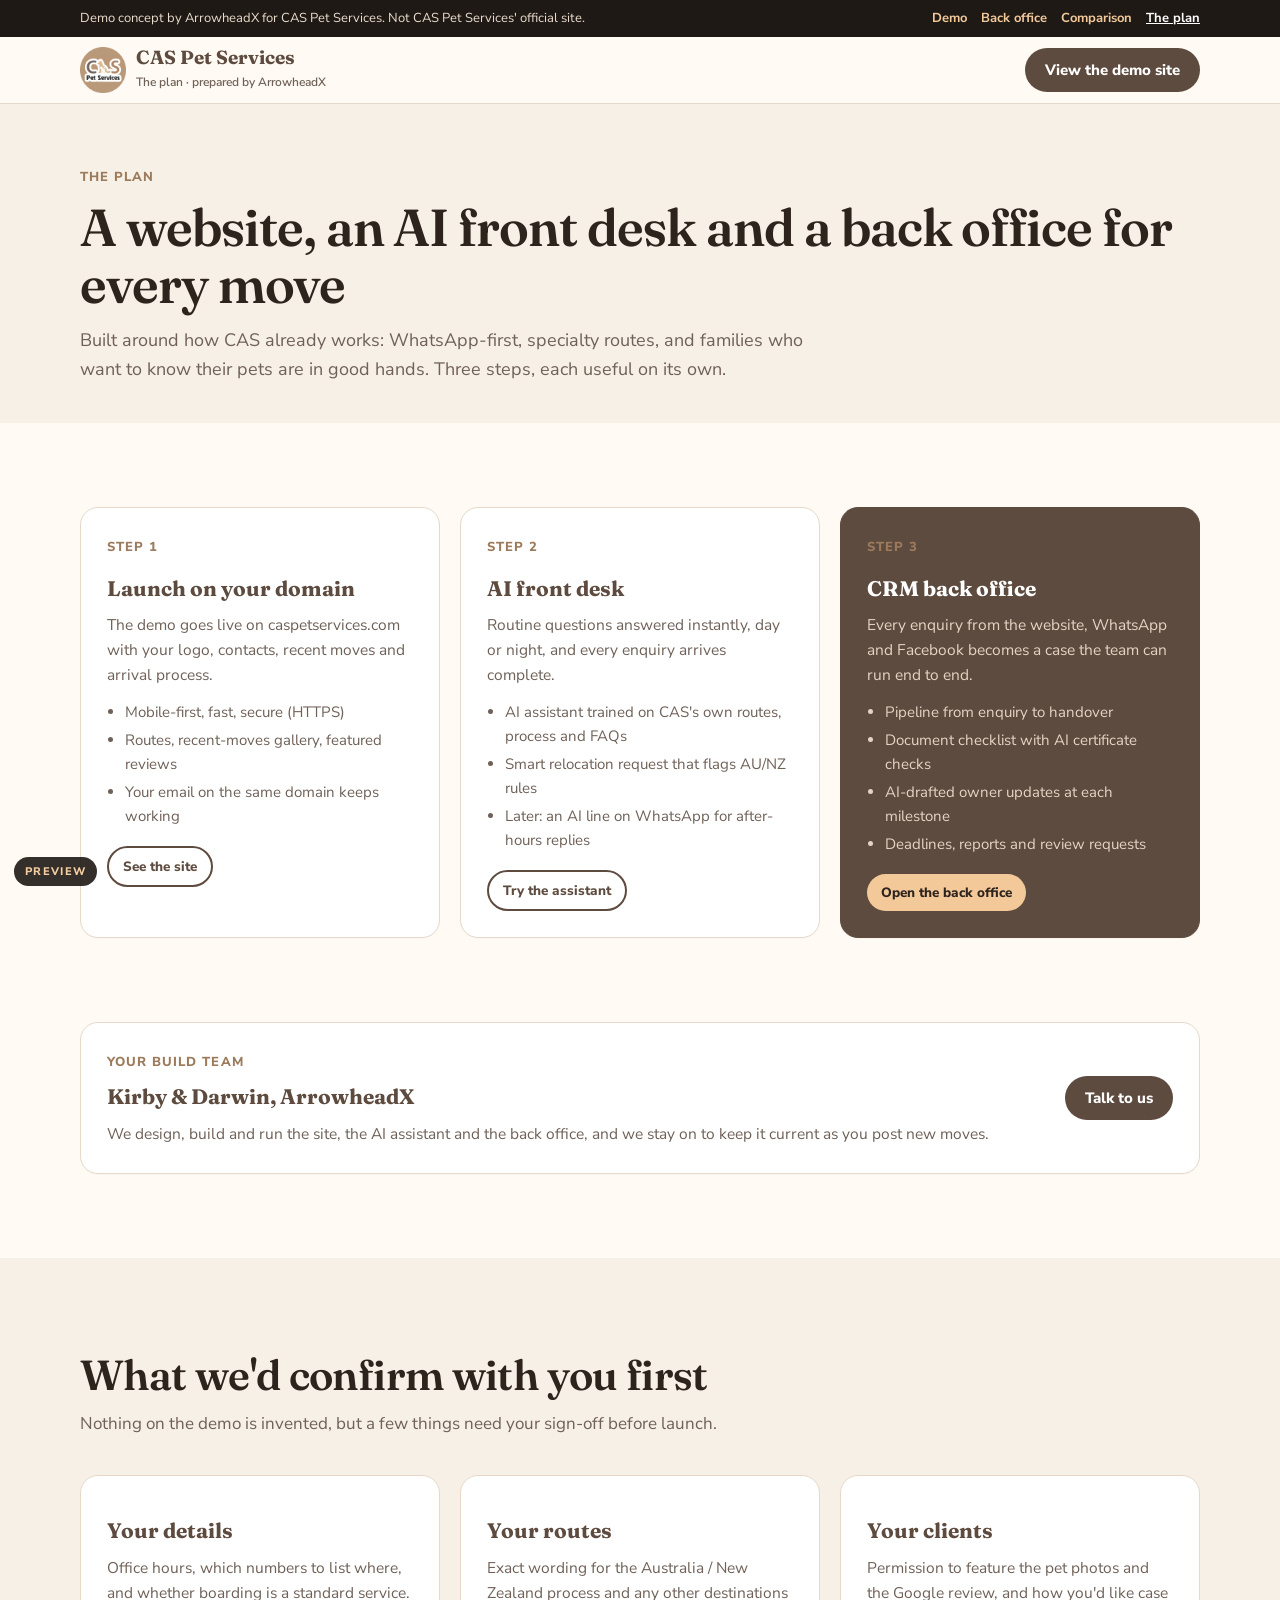
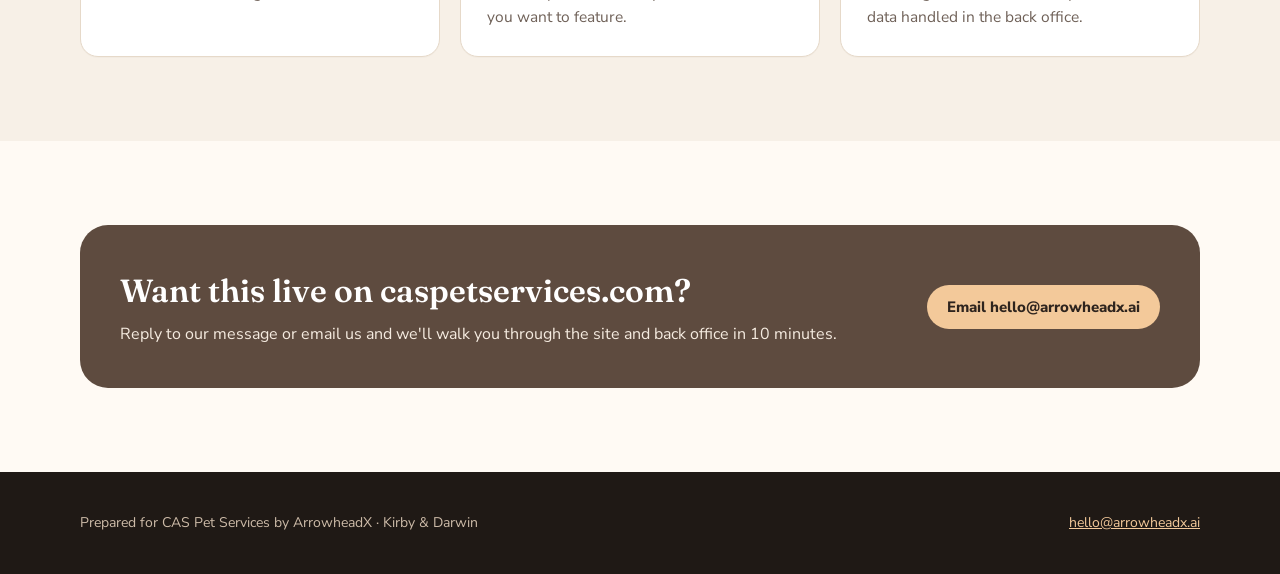
<file: pitch/index.html>
<!doctype html>
<html lang="en">
<head>
<meta charset="utf-8">
<meta name="viewport" content="width=device-width,initial-scale=1">
<meta name="robots" content="noindex, nofollow">
<title>CAS Pet Services — The Plan (Demo)</title>
<meta name="description" content="Demo concept: International pet relocation from Brunei. Specialising in moves to Australia and New Zealand from non-approved countries.">
<link rel="icon" href="/img/logo.png">
<link rel="preconnect" href="https://fonts.googleapis.com"><link rel="preconnect" href="https://fonts.gstatic.com" crossorigin>
<link href="https://fonts.googleapis.com/css2?family=Fraunces:ital,opsz,wght@0,9..144,500;0,9..144,600;1,9..144,500&family=Nunito+Sans:opsz,wght@6..12,400;6..12,500;6..12,700;6..12,800&display=swap" rel="stylesheet">
<link rel="stylesheet" href="/styles.css">
</head>
<body>
<div class="demobar"><div class="wrap"><span>Demo concept by ArrowheadX for CAS Pet Services. Not CAS Pet Services' official site.</span><nav><a href="/">Demo</a><a href="/crm">Back office</a><a href="/compare">Comparison</a><a href="/pitch" aria-current="page">The plan</a></nav></div></div>
<header class="site"><div class="wrap"><a class="brand" href="/"><img src="/img/logo.png" alt="CAS Pet Services logo"><span><b>CAS Pet Services</b><small>The plan · prepared by ArrowheadX</small></span></a><a class="btn btn-primary" href="/">View the demo site</a></div></header>
<main>
<section class="page-hero"><div class="wrap"><span class="eyebrow">The plan</span><h1>A website, an AI front desk and a back office for every move</h1>
<p>Built around how CAS already works: WhatsApp-first, specialty routes, and families who want to know their pets are in good hands. Three steps, each useful on its own.</p></div></section>
<section><div class="wrap">
<div class="plan">
<div class="card"><h3>Launch on your domain</h3><p>The demo goes live on caspetservices.com with your logo, contacts, recent moves and arrival process.</p>
<ul><li>Mobile-first, fast, secure (HTTPS)</li><li>Routes, recent-moves gallery, featured reviews</li><li>Your email on the same domain keeps working</li></ul><a class="btn btn-ghost sm" style="margin-top:14px" href="/">See the site</a></div>
<div class="card"><h3>AI front desk</h3><p>Routine questions answered instantly, day or night, and every enquiry arrives complete.</p>
<ul><li>AI assistant trained on CAS's own routes, process and FAQs</li><li>Smart relocation request that flags AU/NZ rules</li><li>Later: an AI line on WhatsApp for after-hours replies</li></ul><a class="btn btn-ghost sm" style="margin-top:14px" href="/#smart">Try the assistant</a></div>
<div class="card feature"><h3>CRM back office</h3><p>Every enquiry from the website, WhatsApp and Facebook becomes a case the team can run end to end.</p>
<ul style="color:#e3d4c4"><li>Pipeline from enquiry to handover</li><li>Document checklist with AI certificate checks</li><li>AI-drafted owner updates at each milestone</li><li>Deadlines, reports and review requests</li></ul><a class="btn btn-primary sm" style="margin-top:14px;background:#f3c99a;color:#2e241e" href="/crm">Open the back office</a></div>
</div>
</div></section>
<section style="padding-top:0"><div class="wrap">
<div class="card" style="display:flex;gap:18px;align-items:center;flex-wrap:wrap"><div style="flex:1;min-width:240px"><span class="eyebrow">Your build team</span><h3 style="margin-top:6px">Kirby &amp; Darwin, ArrowheadX</h3><p>We design, build and run the site, the AI assistant and the back office, and we stay on to keep it current as you post new moves.</p></div><a class="btn btn-primary" href="mailto:hello@arrowheadx.ai?subject=CAS%20Pet%20Services%20website">Talk to us</a></div>
</div></section>
<section class="alt"><div class="wrap">
<div class="sec-head"><h2>What we'd confirm with you first</h2><p>Nothing on the demo is invented, but a few things need your sign-off before launch.</p></div>
<div class="cards">
<div class="card"><h3>Your details</h3><p>Office hours, which numbers to list where, and whether boarding is a standard service.</p></div>
<div class="card"><h3>Your routes</h3><p>Exact wording for the Australia / New Zealand process and any other destinations you want to feature.</p></div>
<div class="card"><h3>Your clients</h3><p>Permission to feature the pet photos and the Google review, and how you'd like case data handled in the back office.</p></div>
</div></div></section>
<section><div class="wrap">
<div class="cta-band"><div><h2>Want this live on caspetservices.com?</h2><p style="margin-top:6px">Reply to our message or email us and we'll walk you through the site and back office in 10 minutes.</p></div>
<a class="btn btn-primary" href="mailto:hello@arrowheadx.ai?subject=CAS%20Pet%20Services%20website">Email hello@arrowheadx.ai</a></div>
</div></section>
</main>
<footer><div class="wrap"><span>Prepared for CAS Pet Services by ArrowheadX · Kirby &amp; Darwin</span><span><a href="mailto:hello@arrowheadx.ai">hello@arrowheadx.ai</a></span></div></footer>
<span class="preview">Preview</span>
<script>document.querySelectorAll(".reveal").forEach(function(e){e.classList.add("in")});</script></body>
</html>
</file>
<file: styles.css>
:root{
  --tan:#b8987a; --tan-d:#9c7b5c; --brown:#5e4b3f; --ink:#2e241e; --muted:#6f6158;
  --cream:#f7f0e7; --paper:#fffaf4; --line:#e6d9c9; --sage:#7f9a84; --white:#fff;
  --r:18px; --shadow:0 18px 40px -22px rgba(62,44,30,.45);
  --serif:"Fraunces",Georgia,serif; --sans:"Nunito Sans",system-ui,-apple-system,Segoe UI,sans-serif;
}
*{box-sizing:border-box;margin:0;padding:0}
html{scroll-behavior:smooth}
body{font-family:var(--sans);color:var(--ink);background:var(--paper);line-height:1.6;-webkit-font-smoothing:antialiased}
img{max-width:100%;display:block}
a{color:inherit}
.wrap{width:min(1120px,100% - 32px);margin-inline:auto}

/* demo bar */
.demobar{background:#1f1915;color:#e9dccd;font-size:13px;padding:8px 0}
.demobar .wrap{display:flex;gap:14px;align-items:center;justify-content:space-between;flex-wrap:wrap}
.demobar nav{display:flex;gap:14px}
.demobar a{color:#f3c99a;text-decoration:none;font-weight:700}
.demobar a:hover{text-decoration:underline}
.demobar a[aria-current]{color:#fff;text-decoration:underline}

/* header */
header.site{position:sticky;top:0;z-index:40;background:rgba(255,250,244,.92);backdrop-filter:blur(10px);border-bottom:1px solid var(--line)}
header.site .wrap{display:flex;align-items:center;justify-content:space-between;gap:16px;padding:10px 0}
.brand{display:flex;align-items:center;gap:10px;text-decoration:none}
.brand img{width:46px;height:46px}
.brand b{font-family:var(--serif);font-size:19px;color:var(--brown);line-height:1.1}
.brand small{display:block;font-size:12px;color:var(--muted);font-weight:600}
.mainnav{display:flex;gap:22px;font-weight:700;font-size:15px}
.mainnav a{text-decoration:none;color:var(--brown)}
.mainnav a:hover{color:var(--tan-d)}
.btn{white-space:nowrap;display:inline-flex;align-items:center;gap:8px;border:0;border-radius:999px;padding:12px 20px;font:800 15px var(--sans);cursor:pointer;text-decoration:none;transition:transform .2s,box-shadow .2s,background .2s}
.btn:hover{transform:translateY(-2px)}
.btn-primary{background:var(--brown);color:#fff;box-shadow:var(--shadow)}
.btn-primary:hover{background:var(--ink)}
.btn-wa{background:#1f9d55;color:#fff}
.btn-wa:hover{background:#178246}
.btn-ghost{background:transparent;color:var(--brown);border:2px solid var(--brown)}
.btn svg{width:18px;height:18px}
@media (max-width:860px){.mainnav{display:none}}

/* hero */
.hero{background:radial-gradient(1200px 500px at 85% -10%,#ead7c1 0,transparent 60%),var(--cream);padding:72px 0 64px;overflow:hidden}
.hero .wrap{display:grid;grid-template-columns:1.1fr .9fr;gap:48px;align-items:center}
.eyebrow{display:inline-flex;gap:8px;align-items:center;font-weight:800;font-size:13px;letter-spacing:.08em;text-transform:uppercase;color:var(--tan-d)}
.hero h1{font-family:var(--serif);font-weight:600;font-size:clamp(36px,5.4vw,62px);line-height:1.04;color:var(--ink);margin:14px 0 18px;letter-spacing:-.02em}
.hero h1 em{color:var(--tan-d);font-style:italic}
.hero p.lead{font-size:19px;color:var(--muted);max-width:34em}
.hero .ctas{display:flex;gap:12px;flex-wrap:wrap;margin-top:28px}
.hero .facts{display:flex;gap:22px;flex-wrap:wrap;margin-top:30px;font-size:14px;color:var(--muted);font-weight:700}
.hero .facts span{display:flex;gap:6px;align-items:center}
.routecard{background:var(--white);border-radius:28px;padding:26px;box-shadow:var(--shadow);border:1px solid var(--line);position:relative}
.routecard h3{font-family:var(--serif);font-size:20px;color:var(--brown)}
.routecard .sub{font-size:14px;color:var(--muted);margin-bottom:12px}
.routesvg{width:100%;height:auto}
.routesvg .dash{stroke-dasharray:6 7;animation:dash 2.2s linear infinite}
.routesvg .plane{offset-path:path("M60 190 C 140 60, 260 60, 320 130 S 470 210, 520 80");animation:fly 7s ease-in-out infinite;offset-rotate:auto}
@keyframes dash{to{stroke-dashoffset:-26}}
@keyframes fly{0%{offset-distance:0%;opacity:0}8%{opacity:1}92%{opacity:1}100%{offset-distance:100%;opacity:0}}
.routecard .legend{display:grid;grid-template-columns:repeat(3,1fr);gap:8px;margin-top:8px;font-size:12.5px;text-align:center;color:var(--muted)}
.routecard .legend b{display:block;color:var(--ink);font-size:14px}
.routecard .badge{position:absolute;top:-14px;right:18px;background:var(--sage);color:#fff;font-weight:800;font-size:12px;padding:6px 12px;border-radius:999px}
@media (max-width:900px){.hero .wrap{grid-template-columns:1fr}.hero{padding:48px 0}}

/* sections */
section{padding:84px 0}
.sec-head{max-width:640px;margin-bottom:38px}
.sec-head h2{font-family:var(--serif);font-weight:600;font-size:clamp(28px,3.6vw,42px);line-height:1.1;letter-spacing:-.015em;margin:10px 0 12px}
.sec-head p{color:var(--muted);font-size:17px}
.alt{background:var(--cream)}

.cards{display:grid;grid-template-columns:repeat(3,1fr);gap:20px}
.card{background:var(--white);border:1px solid var(--line);border-radius:var(--r);padding:26px;box-shadow:0 1px 0 rgba(0,0,0,.02)}
.card h3{font-family:var(--serif);font-size:21px;margin:12px 0 8px;color:var(--brown)}
.card p{color:var(--muted);font-size:15.5px}
.card .ico{width:46px;height:46px;border-radius:14px;background:var(--cream);display:grid;place-items:center;color:var(--tan-d)}
.card .ico svg{width:24px;height:24px}
.card.feature{background:var(--brown);color:#f5ebe0;border-color:var(--brown)}
.card.feature h3{color:#fff}.card.feature p{color:#e3d4c4}
.card.feature .ico{background:rgba(255,255,255,.12);color:#f3c99a}
.tag{display:inline-block;font-size:12px;font-weight:800;padding:4px 10px;border-radius:999px;background:#efe3d5;color:var(--brown);margin-top:12px}
.card.feature .tag{background:rgba(255,255,255,.14);color:#fff}
@media (max-width:860px){.cards{grid-template-columns:1fr}}

/* steps */
.steps{display:grid;grid-template-columns:repeat(4,1fr);gap:18px;counter-reset:s}
.step{position:relative;background:var(--white);border-radius:var(--r);padding:24px 22px;border:1px solid var(--line)}
.step::before{counter-increment:s;content:counter(s);font-family:var(--serif);font-size:44px;color:var(--tan);line-height:1}
.step h3{font-size:17px;margin:10px 0 6px}
.step p{font-size:15px;color:var(--muted)}
.note{margin-top:22px;font-size:14px;color:var(--muted);background:#fff;border-left:4px solid var(--tan);padding:12px 16px;border-radius:8px}
@media (max-width:900px){.steps{grid-template-columns:1fr 1fr}}
@media (max-width:560px){.steps{grid-template-columns:1fr}}

/* stories */
.story{display:grid;grid-template-columns:1.3fr 1fr;gap:28px;align-items:center;background:var(--white);border-radius:24px;padding:22px;border:1px solid var(--line);box-shadow:var(--shadow)}
.story .pics{display:grid;grid-template-columns:1fr 1fr;gap:10px}
.story .pics img{border-radius:14px;width:100%;aspect-ratio:1.1;object-fit:cover}
.story .pics img:first-child{grid-column:1/-1;aspect-ratio:2/1}
.story h3{font-family:var(--serif);font-size:28px;color:var(--brown);margin:8px 0}
.story p{color:var(--muted)}
.route-pill{display:inline-flex;gap:8px;align-items:center;font-weight:800;background:var(--cream);padding:6px 14px;border-radius:999px;font-size:14px}
@media (max-width:860px){.story{grid-template-columns:1fr}}

/* form */
.formwrap{display:grid;grid-template-columns:.85fr 1.15fr;gap:40px;align-items:start}
.formside .card{margin-top:18px}
.req{background:var(--white);border-radius:24px;padding:28px;border:1px solid var(--line);box-shadow:var(--shadow)}
.progress{display:flex;gap:8px;margin-bottom:22px}
.progress span{flex:1;height:6px;border-radius:6px;background:var(--line);transition:background .3s}
.progress span.on{background:var(--tan-d)}
.req fieldset{border:0;display:none}
.req fieldset.active{display:block;animation:fade .35s ease}
@keyframes fade{from{opacity:0;transform:translateY(8px)}to{opacity:1;transform:none}}
.req legend{font-family:var(--serif);font-size:22px;color:var(--brown);margin-bottom:14px}
.grid2{display:grid;grid-template-columns:1fr 1fr;gap:14px}
@media (max-width:560px){.grid2{grid-template-columns:1fr}}
label{display:block;font-weight:700;font-size:14px;margin-bottom:12px}
label .hint{font-weight:500;color:var(--muted);font-size:12.5px}
input,select,textarea{width:100%;margin-top:6px;font:500 15px var(--sans);padding:12px 14px;border:1.5px solid var(--line);border-radius:12px;background:var(--paper);color:var(--ink)}
input:focus,select:focus,textarea:focus{outline:none;border-color:var(--tan-d);box-shadow:0 0 0 4px rgba(184,152,122,.2)}
.chips{display:flex;gap:8px;flex-wrap:wrap;margin-top:6px}
.chips label{margin:0}
.chips input{position:absolute;opacity:0;width:1px;height:1px}
.chips span{display:inline-block;padding:9px 14px;border:1.5px solid var(--line);border-radius:999px;font-weight:700;font-size:14px;cursor:pointer;background:var(--paper)}
.chips input:checked+span{background:var(--brown);color:#fff;border-color:var(--brown)}
.chips input:focus-visible+span{box-shadow:0 0 0 4px rgba(184,152,122,.35)}
.formnav{display:flex;justify-content:space-between;gap:10px;margin-top:10px}
.callout{background:#fdf3e4;border:1px solid #f0d9b8;border-radius:12px;padding:12px 14px;font-size:14px;color:#7a5a32;margin:4px 0 14px;display:none}
.callout.show{display:block}
.summary{display:none}
.summary.show{display:block;animation:fade .35s ease}
.summary pre{white-space:pre-wrap;font:500 14px/1.55 var(--sans);background:var(--cream);border-radius:12px;padding:16px;margin:14px 0}
.summary .row{display:flex;gap:10px;flex-wrap:wrap}
@media (max-width:900px){.formwrap{grid-template-columns:1fr}}

/* contact */
.contact{display:grid;grid-template-columns:repeat(4,1fr);gap:16px}
.contact .card a{font-weight:800;text-decoration:none;color:var(--brown)}
.contact .card a:hover{text-decoration:underline}
@media (max-width:900px){.contact{grid-template-columns:1fr 1fr}}
@media (max-width:520px){.contact{grid-template-columns:1fr}}

footer{background:#1f1915;color:#cdbba8;padding:40px 0;font-size:14px}
footer .wrap{display:flex;justify-content:space-between;gap:16px;flex-wrap:wrap;align-items:center}
footer a{color:#f3c99a}
.preview{position:fixed;left:14px;bottom:14px;z-index:60;background:#1f1915;color:#f3c99a;font:800 11px var(--sans);letter-spacing:.12em;text-transform:uppercase;padding:7px 11px;border-radius:999px;opacity:.9}

/* chat */
.chat-fab{position:fixed;right:18px;bottom:18px;z-index:70;width:62px;height:62px;border-radius:50%;border:0;background:var(--brown);color:#fff;box-shadow:var(--shadow);cursor:pointer;display:grid;place-items:center}
.chat-fab svg{width:28px;height:28px}
.chat-fab .dot{position:absolute;top:6px;right:6px;width:13px;height:13px;border-radius:50%;background:#3fbf6f;border:2px solid #fff}
.chat{position:fixed;right:18px;bottom:92px;z-index:70;width:min(370px,calc(100vw - 32px));height:min(540px,calc(100vh - 130px));background:#fff;border-radius:22px;box-shadow:0 30px 60px -20px rgba(40,28,20,.5);display:flex;flex-direction:column;overflow:hidden;transform:translateY(16px) scale(.97);opacity:0;pointer-events:none;transition:.25s}
.chat.open{transform:none;opacity:1;pointer-events:auto}
.chat-head{background:var(--brown);color:#fff;padding:14px 16px;display:flex;gap:10px;align-items:center}
.chat-head img{width:38px;height:38px}
.chat-head b{display:block;font-size:15px}.chat-head small{font-size:12px;opacity:.85}
.chat-head button{margin-left:auto;background:none;border:0;color:#fff;font-size:22px;cursor:pointer}
.chat-body{flex:1;overflow-y:auto;padding:14px;display:flex;flex-direction:column;gap:10px;background:var(--paper)}
.msg{max-width:86%;padding:10px 13px;border-radius:16px;font-size:14.5px;line-height:1.45}
.msg.bot{background:#fff;border:1px solid var(--line);border-bottom-left-radius:4px}
.msg.me{background:var(--brown);color:#fff;align-self:flex-end;border-bottom-right-radius:4px}
.msg a{color:var(--tan-d);font-weight:800}
.quick{display:flex;flex-wrap:wrap;gap:6px}
.quick button{border:1.5px solid var(--line);background:#fff;border-radius:999px;padding:6px 11px;font:700 13px var(--sans);cursor:pointer;color:var(--brown)}
.chat form{display:flex;border-top:1px solid var(--line)}
.chat input{margin:0;border:0;border-radius:0;background:#fff}
.chat form button{border:0;background:none;padding:0 16px;font-weight:800;color:var(--brown);cursor:pointer}

/* reveal */
.reveal{opacity:0;transform:translateY(18px);transition:opacity .7s ease,transform .7s ease}
.reveal.in{opacity:1;transform:none}
@media (prefers-reduced-motion:reduce){
  *,*::before,*::after{animation:none!important;transition:none!important;scroll-behavior:auto!important}
  .reveal{opacity:1;transform:none}
  .routesvg .plane{display:none}
}
.sr{position:absolute;width:1px;height:1px;overflow:hidden;clip:rect(0 0 0 0)}
:focus-visible{outline:3px solid var(--tan-d);outline-offset:2px}

/* compare + pitch shared */
.page-hero{background:var(--cream);padding:60px 0 40px}
.page-hero h1{font-family:var(--serif);font-size:clamp(32px,4.6vw,52px);line-height:1.08;font-weight:600;letter-spacing:-.02em;margin:10px 0 14px}
.page-hero p{color:var(--muted);font-size:18px;max-width:42em}
.snap-toggle{display:inline-flex;background:#fff;border:1px solid var(--line);border-radius:999px;padding:4px;margin-bottom:18px}
.snap-toggle button{border:0;background:none;padding:8px 16px;border-radius:999px;font:800 14px var(--sans);cursor:pointer;color:var(--brown)}
.snap-toggle button[aria-pressed=true]{background:var(--brown);color:#fff}
.snaps{display:grid;grid-template-columns:1fr 1fr;gap:22px}
.snap{background:#fff;border:1px solid var(--line);border-radius:20px;padding:14px;box-shadow:var(--shadow)}
.snap h3{font-size:15px;margin:2px 4px 10px;display:flex;justify-content:space-between;gap:8px;flex-wrap:wrap}
.snap h3 a{font-size:13px;color:var(--tan-d)}
.frame{border-radius:12px;overflow:hidden;background:#f1ebe3;aspect-ratio:4/3;display:grid;place-items:center}
.frame img{width:100%;height:100%;object-fit:cover;object-position:top}
.snaps.phone .frame{aspect-ratio:9/16;max-width:300px;margin:0 auto}
@media (max-width:760px){.snaps{grid-template-columns:1fr}}
.tablewrap{overflow-x:auto;border:1px solid var(--line);border-radius:18px;background:#fff}
table{width:100%;border-collapse:collapse;min-width:720px;font-size:15px}
th,td{padding:14px 16px;border-bottom:1px solid var(--line);text-align:left;vertical-align:top}
thead th{background:var(--brown);color:#fff;font-size:14px}
thead th.us{background:var(--tan-d)}
tbody tr:last-child td{border-bottom:0}
td.y{color:#2f7a4b;font-weight:800}td.n{color:#b14a3a;font-weight:800}td.u{color:var(--muted)}
td small{display:block;color:var(--muted);font-weight:500}
.plan{display:grid;grid-template-columns:repeat(3,1fr);gap:20px;counter-reset:p}
.plan .card::before{counter-increment:p;content:"Step " counter(p);font-weight:800;font-size:13px;letter-spacing:.08em;text-transform:uppercase;color:var(--tan-d)}
.plan ul{margin:12px 0 0 18px;color:var(--muted);font-size:15px}
.plan li{margin:4px 0}
@media (max-width:860px){.plan{grid-template-columns:1fr}}
.cta-band{background:var(--brown);color:#f5ebe0;border-radius:28px;padding:40px;display:flex;justify-content:space-between;gap:24px;align-items:center;flex-wrap:wrap}
.cta-band h2{font-family:var(--serif);font-size:32px;color:#fff;font-weight:600}
.cta-band .btn-primary{background:#f3c99a;color:var(--ink)}
.steps.five{grid-template-columns:repeat(5,1fr)}
@media (max-width:1000px){.steps.five{grid-template-columns:1fr 1fr}}
@media (max-width:560px){.steps.five{grid-template-columns:1fr}}
.card .ico{font-size:22px}

/* ===== animated hero ===== */
.hero2{position:relative;overflow:hidden;min-height:min(820px,100svh);display:flex;flex-direction:column;justify-content:center;
  background:linear-gradient(180deg,#f3e6d6 0%,#f7efe5 45%,#fbf6ef 100%);padding:56px 0 0}
.sky{position:absolute;inset:0;pointer-events:none}
.cloud{position:absolute;height:46px;border-radius:999px;background:#fff;opacity:.75;filter:blur(.3px);animation:drift linear infinite}
.cloud::before,.cloud::after{content:"";position:absolute;background:#fff;border-radius:50%}
.cloud::before{width:56%;height:150%;left:14%;bottom:30%}
.cloud::after{width:36%;height:120%;right:14%;bottom:36%}
.c1{width:180px;top:12%;left:-200px;animation-duration:60s}
.c2{width:120px;top:30%;left:-140px;animation-duration:44s;animation-delay:-20s;opacity:.55}
.c3{width:220px;top:6%;left:-240px;animation-duration:80s;animation-delay:-50s;opacity:.6}
.c4{width:140px;top:58%;left:-160px;animation-duration:52s;animation-delay:-8s;opacity:.45}
@keyframes drift{to{transform:translateX(calc(100vw + 300px))}}

.flightmap{position:absolute;inset:0;width:100%;height:100%;pointer-events:none}
.flightmap text{font:800 15px var(--sans);fill:var(--brown);opacity:0;animation:fadein .6s ease forwards}
.flightmap .arc{stroke-dasharray:6 9;stroke-dashoffset:0;opacity:0;animation:arcin 1.2s ease forwards, dashmove 1.6s linear infinite}
.flightmap .arc.hot{stroke:#7f9a84;stroke-width:3.5}
.a1{animation-delay:.6s,1.8s!important}.a2{animation-delay:.9s,2.1s!important}.a3{animation-delay:1.2s,2.4s!important}.a4{animation-delay:1.5s,2.7s!important}
@keyframes arcin{from{opacity:0;clip-path:inset(0 100% 0 0)}to{opacity:.85;clip-path:inset(0 0 0 0)}}
@keyframes dashmove{to{stroke-dashoffset:-30}}
.pin circle:first-child{transform:scale(0);transform-box:fill-box;transform-origin:center;animation:pop .5s cubic-bezier(.3,1.6,.5,1) forwards}
.p0 circle:first-child,.p0 text{animation-delay:.2s}
.p1 circle:first-child,.p1 text{animation-delay:1.3s}
.p2 circle:first-child,.p2 text{animation-delay:1.6s}
.p3 circle:first-child,.p3 text{animation-delay:1.9s}
.p4 circle:first-child,.p4 text{animation-delay:2.2s}
@keyframes pop{to{transform:scale(1)}}
@keyframes fadein{to{opacity:1}}
.ping{transform-box:fill-box;transform-origin:center;animation:ping 2.4s ease-out infinite}
@keyframes ping{0%{transform:scale(.5);opacity:.9}100%{transform:scale(2.2);opacity:0}}
.hubglow{animation:breathe 4s ease-in-out infinite;transform-origin:700px 470px}
@keyframes breathe{50%{transform:scale(1.15);opacity:.7}}
.plane-g{opacity:0;animation:fadein .4s 2.6s forwards}

.hero2-grid{position:relative;z-index:2;display:grid;grid-template-columns:1.15fr .85fr;gap:40px;align-items:center}
.hero2-copy{background:linear-gradient(90deg,rgba(251,246,239,.92) 60%,rgba(251,246,239,0));padding:20px 30px 20px 0;border-radius:24px}
.hero2 h1{font-family:var(--serif);font-weight:600;font-size:clamp(38px,5.6vw,68px);line-height:1.02;letter-spacing:-.025em;margin:14px 0 18px;color:var(--ink)}
.hero2 h1 .l1,.hero2 h1 .l2{display:block}
.rotator{display:inline-block;position:relative;color:var(--tan-d);font-style:italic;white-space:nowrap}
.rotator .word{display:inline-block;transition:transform .45s cubic-bezier(.6,0,.3,1),opacity .45s}
.rotator .word.out{transform:translateY(-60%);opacity:0}
.rotator .word.pre{transform:translateY(60%);opacity:0;transition:none}
.rotator::after{content:"";position:absolute;left:0;right:0;bottom:.02em;height:.12em;background:#f3c99a;border-radius:4px;z-index:-1;transform-origin:left;animation:underline 1s 1s cubic-bezier(.6,0,.3,1) both}
@keyframes underline{from{transform:scaleX(0)}}
.hero2 .lead{font-size:19px;color:var(--muted);max-width:33em}
.hero2 .lead em{color:var(--brown);font-weight:700}
.hero2 .ctas{display:flex;gap:12px;flex-wrap:wrap;margin-top:26px}
.hero2 .facts{display:flex;gap:20px;flex-wrap:wrap;margin-top:26px;font-size:14px;color:var(--muted);font-weight:700}
.in1,.in2,.in3,.in4,.in5{opacity:0;transform:translateY(22px);animation:rise .9s cubic-bezier(.2,.7,.2,1) forwards}
.in1{animation-delay:.05s}.in2{animation-delay:.15s}.in3{animation-delay:.35s}.in4{animation-delay:.5s}.in5{animation-delay:.65s}
@keyframes rise{to{opacity:1;transform:none}}

/* polaroid stack */
.polaroids{position:relative;height:440px}
.pol{position:absolute;left:50%;top:50%;width:230px;margin:-170px 0 0 -115px;background:#fff;padding:12px 12px 14px;border-radius:6px;
  box-shadow:0 22px 40px -18px rgba(62,44,30,.55),0 2px 6px rgba(0,0,0,.06);
  transition:transform .9s cubic-bezier(.2,.8,.2,1),opacity .9s,z-index 0s .45s;opacity:0}
.pol img{width:100%;aspect-ratio:5/6;object-fit:cover;border-radius:2px}
.pol figcaption{font-size:13px;color:var(--muted);padding-top:9px;line-height:1.3}
.pol figcaption b{display:block;font-family:var(--serif);font-size:19px;color:var(--ink);font-weight:600}
.pol .tape{position:absolute;top:-12px;left:50%;width:84px;height:24px;margin-left:-42px;background:rgba(243,201,154,.8);transform:rotate(-4deg);border-radius:2px}
.pol.s0{opacity:1;z-index:5;transform:translate(0,0) rotate(-3deg)}
.pol.s1{opacity:1;z-index:4;transform:translate(110px,26px) rotate(7deg) scale(.92)}
.pol.s2{opacity:1;z-index:3;transform:translate(-112px,34px) rotate(-10deg) scale(.88)}
.pol.s3{opacity:0;z-index:2;transform:translate(0,60px) rotate(2deg) scale(.8)}
.pol.leave{opacity:0;z-index:6;transform:translate(-40px,-120px) rotate(-18deg) scale(1.05)}
.polaroids .float{animation:bob 6s ease-in-out infinite}
@keyframes bob{50%{translate:0 -10px}}
.stamp{position:absolute;right:2%;top:2%;width:112px;height:112px;z-index:7;animation:spin 18s linear infinite}
.stamp svg{width:100%;height:100%}
.stamp text{font:800 10.5px var(--sans);letter-spacing:.18em;fill:var(--brown)}
.stamp .paw{font-size:26px;letter-spacing:0}
@keyframes spin{to{transform:rotate(360deg)}}

.ticker{position:relative;z-index:2;margin-top:48px;background:var(--brown);color:#f5ebe0;overflow:hidden;padding:13px 0;font-weight:800;font-size:15px}
.ticker .track{display:flex;gap:46px;width:max-content;animation:marquee 38s linear infinite}
.ticker span{white-space:nowrap}
@keyframes marquee{to{transform:translateX(-50%)}}
.routewrap{margin-top:26px;max-width:620px}

@media (max-width:900px){
  .hero2{padding-top:36px;min-height:0}
  .hero2-grid{grid-template-columns:1fr;gap:10px}
  .hero2-copy{background:rgba(251,246,239,.88);padding:18px}
  .polaroids{height:380px}
  .pol{width:190px;margin:-150px 0 0 -95px}
  .pol.s1{transform:translate(80px,22px) rotate(7deg) scale(.9)}
  .pol.s2{transform:translate(-82px,28px) rotate(-10deg) scale(.86)}
  .stamp{width:88px;height:88px;right:0}
  .flightmap{opacity:.55}
}
@media (prefers-reduced-motion:reduce){
  .in1,.in2,.in3,.in4,.in5,.flightmap text,.flightmap .arc,.plane-g{opacity:1!important;transform:none!important}
  .flightmap .arc{opacity:.85!important}
  .pin circle:first-child{transform:none!important}
  .plane-g,.ping,.cloud{display:none}
  .ticker .track{animation:none}
}
.a5{animation-delay:1.05s,2.25s!important}
.p5 circle:first-child,.p5 text{animation-delay:1.45s}
.cards.four{grid-template-columns:repeat(4,1fr)}
@media (max-width:1000px){.cards.four{grid-template-columns:1fr 1fr}}
@media (max-width:560px){.cards.four{grid-template-columns:1fr}}
.hubglow{transform-origin:860px 600px}
.flightmap text.hub{font-size:18px}
@media (min-width:901px){.hero2-copy{background:none;padding:0}}
/* map lives in the right column now */
.polaroids{height:540px}
.polaroids .flightmap{position:absolute;inset:-10px -30px -10px -30px;width:calc(100% + 60px);height:calc(100% + 20px);z-index:0;opacity:1}
.polaroids .pol{z-index:1;margin-top:-200px}
.polaroids .pol.s0{z-index:5}.polaroids .pol.s1{z-index:4}.polaroids .pol.s2{z-index:3}.polaroids .pol.leave{z-index:6}
.flightmap .arc{animation:arcfade 1s ease forwards, dashmove 1.6s linear infinite!important}
.a1{animation-delay:.6s,0s!important}.a2{animation-delay:.9s,0s!important}.a3{animation-delay:1.2s,0s!important}.a4{animation-delay:1.5s,0s!important}.a5{animation-delay:1.05s,0s!important}
@keyframes arcfade{from{opacity:0}to{opacity:.85}}
.hubglow{transform-origin:300px 515px}
.flightmap text{font-size:16px;paint-order:stroke;stroke:#f7efe5;stroke-width:5px;stroke-linejoin:round}
.flightmap text.hub{font-size:19px}
@media (max-width:900px){.polaroids{height:470px}.polaroids .pol{margin-top:-175px}.polaroids .flightmap{opacity:1;inset:-10px -8px;width:calc(100% + 16px)}.flightmap text{font-size:20px}}
.hero2 h1 .rotator{display:block;min-height:1.08em}
.hubglow{transform-origin:300px 505px}
.polaroids .pol{width:196px;margin:-175px 0 0 -98px}
.polaroids .pol.s1{transform:translate(84px,22px) rotate(7deg) scale(.9)}
.polaroids .pol.s2{transform:translate(-86px,30px) rotate(-9deg) scale(.86)}
.polaroids .pol figcaption b{font-size:17px}
@media (max-width:900px){.polaroids .pol{width:170px;margin:-160px 0 0 -85px}.polaroids .pol.s1{transform:translate(70px,20px) rotate(7deg) scale(.88)}.polaroids .pol.s2{transform:translate(-72px,26px) rotate(-9deg) scale(.84)}}
.hero2 h1 .rotator::after{display:none}
.rotator .word{background:linear-gradient(#f3c99a,#f3c99a) no-repeat 0 92%/100% .12em;padding-bottom:.04em}
/* AI section */
.ai-grid{display:grid;grid-template-columns:repeat(3,1fr);gap:20px}
.ai-card{position:relative;background:#fff;border:1px solid var(--line);border-radius:22px;padding:26px;overflow:hidden}
.ai-card::before{content:"";position:absolute;inset:-40% -40% auto auto;width:220px;height:220px;border-radius:50%;background:radial-gradient(#f3c99a55,transparent 70%)}
.ai-card h3{font-family:var(--serif);font-size:21px;color:var(--brown);margin:14px 0 8px;position:relative}
.ai-card p{color:var(--muted);font-size:15.5px;position:relative}
.ai-card .ai-ico{width:48px;height:48px;border-radius:14px;background:var(--brown);color:#f3c99a;display:grid;place-items:center;font-size:22px;position:relative}
.ai-badge{display:inline-flex;gap:6px;align-items:center;font-size:12px;font-weight:800;color:#2f7a4b;background:#e6f3ea;border-radius:999px;padding:4px 10px;margin-top:12px;position:relative}
.ai-cta{display:flex;gap:12px;flex-wrap:wrap;margin-top:24px}
@media (max-width:860px){.ai-grid{grid-template-columns:1fr}}
.btn.sm{padding:9px 14px;font-size:13.5px}
/* relocation lightbox */
.zoomable{cursor:zoom-in;transition:transform .3s ease,box-shadow .3s ease}
.zoomable:hover,.zoomable:focus-visible{transform:scale(1.02);box-shadow:0 14px 30px -14px rgba(62,44,30,.5)}
#moves .card:has(.zoomable){overflow:hidden}
.lb[hidden]{display:none}
.lb{position:fixed;inset:0;z-index:100}
.lb-scrim{position:absolute;inset:0;background:rgba(31,25,21,.82);backdrop-filter:blur(6px);opacity:0;transition:opacity .4s ease}
.lb.open .lb-scrim{opacity:1}
.lb-stage{position:absolute;inset:0;display:flex;flex-direction:column;align-items:center;justify-content:center;padding:56px 70px;pointer-events:none}
.lb-img{max-width:min(1100px,100%);max-height:calc(100vh - 160px);border-radius:16px;box-shadow:0 40px 80px -30px rgba(0,0,0,.7);pointer-events:auto;cursor:zoom-out;background:#fff}
.lb-cap{margin-top:16px;color:#f5ebe0;font-weight:800;font-size:16px;text-align:center;opacity:0;transform:translateY(8px);transition:opacity .35s .2s,transform .35s .2s}
.lb.open .lb-cap{opacity:1;transform:none}
.lb-btn{position:absolute;border:0;background:rgba(255,255,255,.14);color:#fff;width:48px;height:48px;border-radius:50%;font-size:28px;line-height:1;cursor:pointer;opacity:0;transition:opacity .3s .15s,background .2s}
.lb.open .lb-btn{opacity:1}
.lb-btn:hover{background:rgba(255,255,255,.28)}
.lb-close{top:18px;right:18px}
.lb-prev{left:14px;top:50%;margin-top:-24px}.lb-next{right:14px;top:50%;margin-top:-24px}
.lb-fly{position:fixed;z-index:101;border-radius:12px;object-fit:cover;transform-origin:0 0;transition:transform .55s cubic-bezier(.2,.8,.2,1),border-radius .55s;box-shadow:0 30px 60px -20px rgba(0,0,0,.6);pointer-events:none}
@media (max-width:640px){.lb-stage{padding:60px 12px}.lb-prev,.lb-next{top:auto;bottom:18px;margin:0}.lb-prev{left:calc(50% - 60px)}.lb-next{right:calc(50% - 60px)}}
</file>
